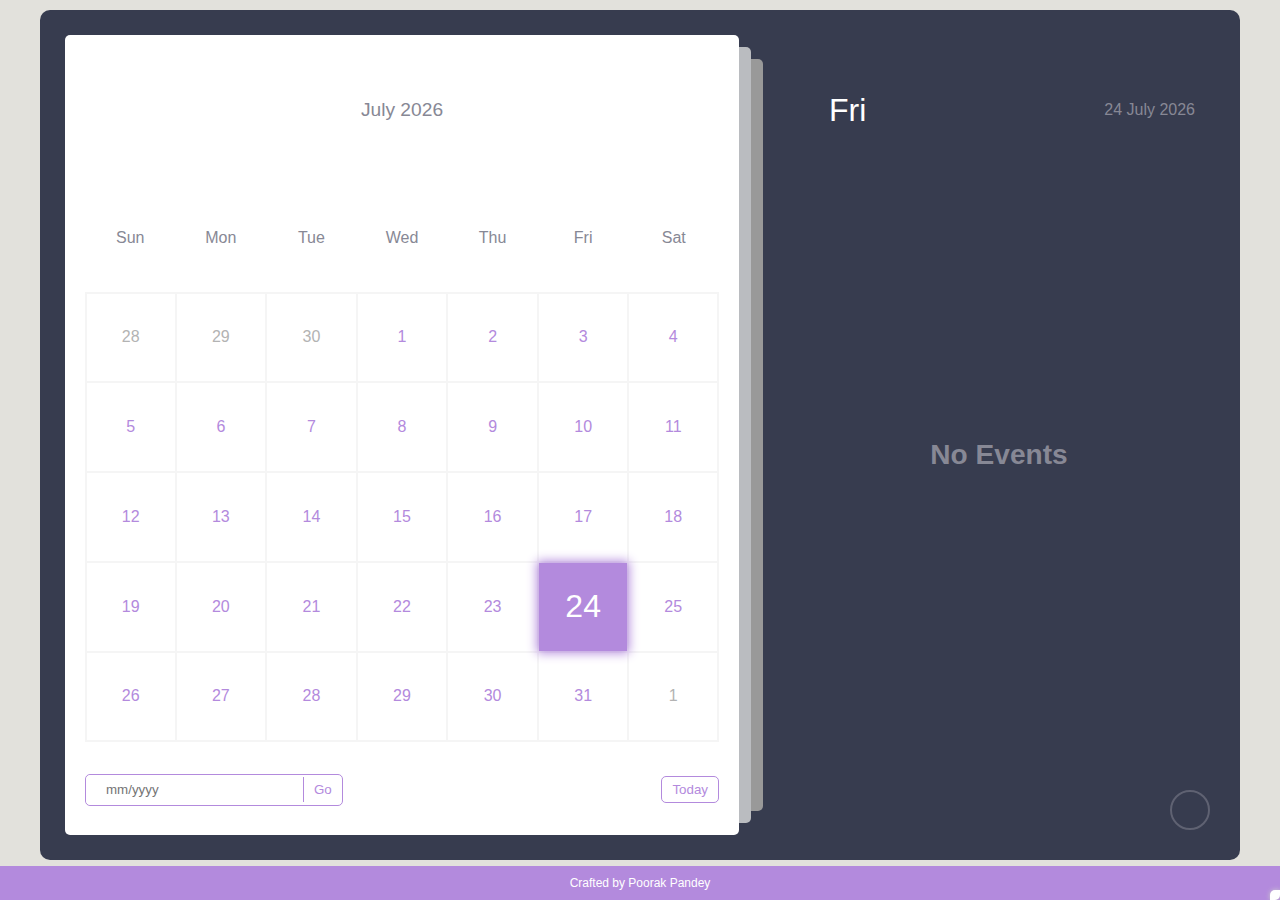
<file: Calender/Responsive-Calendar-with-Events-main/index.html>
<!DOCTYPE html>
<html lang="en">
  <head>
    <meta charset="UTF-8" />
    <meta http-equiv="X-UA-Compatible" content="IE=edge" />
    <meta name="viewport" content="width=device-width, initial-scale=1.0" />
    <meta
      name="description"
      content="Stay organized with our user-friendly Calendar featuring events, reminders, and a customizable interface. Built with HTML, CSS, and JavaScript. Start scheduling today!"
    />
    <meta
      name="keywords"
      content="calendar, events, reminders, javascript, html, css, open source coding"
    />
    <link
      rel="stylesheet"
      href="https://cdnjs.cloudflare.com/ajax/libs/font-awesome/6.2.0/css/all.min.css"
      integrity="sha512-xh6O/CkQoPOWDdYTDqeRdPCVd1SpvCA9XXcUnZS2FmJNp1coAFzvtCN9BmamE+4aHK8yyUHUSCcJHgXloTyT2A=="
      crossorigin="anonymous"
      referrerpolicy="no-referrer"
    />
    <link rel="stylesheet" href="style.css" />
    <title>Calendar with Events</title>
  </head>
  <body>
    <div class="container">
      <div class="left">
        <div class="calendar">
          <div class="month">
            <i class="fas fa-angle-left prev"></i>
            <div class="date">december 2015</div>
            <i class="fas fa-angle-right next"></i>
          </div>
          <div class="weekdays">
            <div>Sun</div>
            <div>Mon</div>
            <div>Tue</div>
            <div>Wed</div>
            <div>Thu</div>
            <div>Fri</div>
            <div>Sat</div>
          </div>
          <div class="days"></div>
          <div class="goto-today">
            <div class="goto">
              <input type="text" placeholder="mm/yyyy" class="date-input" />
              <button class="goto-btn">Go</button>
            </div>
            <button class="today-btn">Today</button>
          </div>
        </div>
      </div>
      <div class="right">
        <div class="today-date">
          <div class="event-day">wed</div>
          <div class="event-date">12th december 2022</div>
        </div>
        <div class="events"></div>
        <div class="add-event-wrapper">
          <div class="add-event-header">
            <div class="title">Add Event</div>
            <i class="fas fa-times close"></i>
          </div>
          <div class="add-event-body">
            <div class="add-event-input">
              <input type="text" placeholder="Event Name" class="event-name" />
            </div>
            <div class="add-event-input">
              <input
                type="text"
                placeholder="Event Time From"
                class="event-time-from"
              />
            </div>
            <div class="add-event-input">
              <input
                type="text"
                placeholder="Event Time To"
                class="event-time-to"
              />
            </div>
          </div>
          <div class="add-event-footer">
            <button class="add-event-btn">Add Event</button>
          </div>
        </div>
      </div>
      <button class="add-event">
        <i class="fas fa-plus"></i>
      </button>
    </div>

    <div class="credits">
      <p>
        Crafted by Poorak Pandey
              </p>
    </div>

    <script src="script.js"></script>
  </body>
</html>
</file>
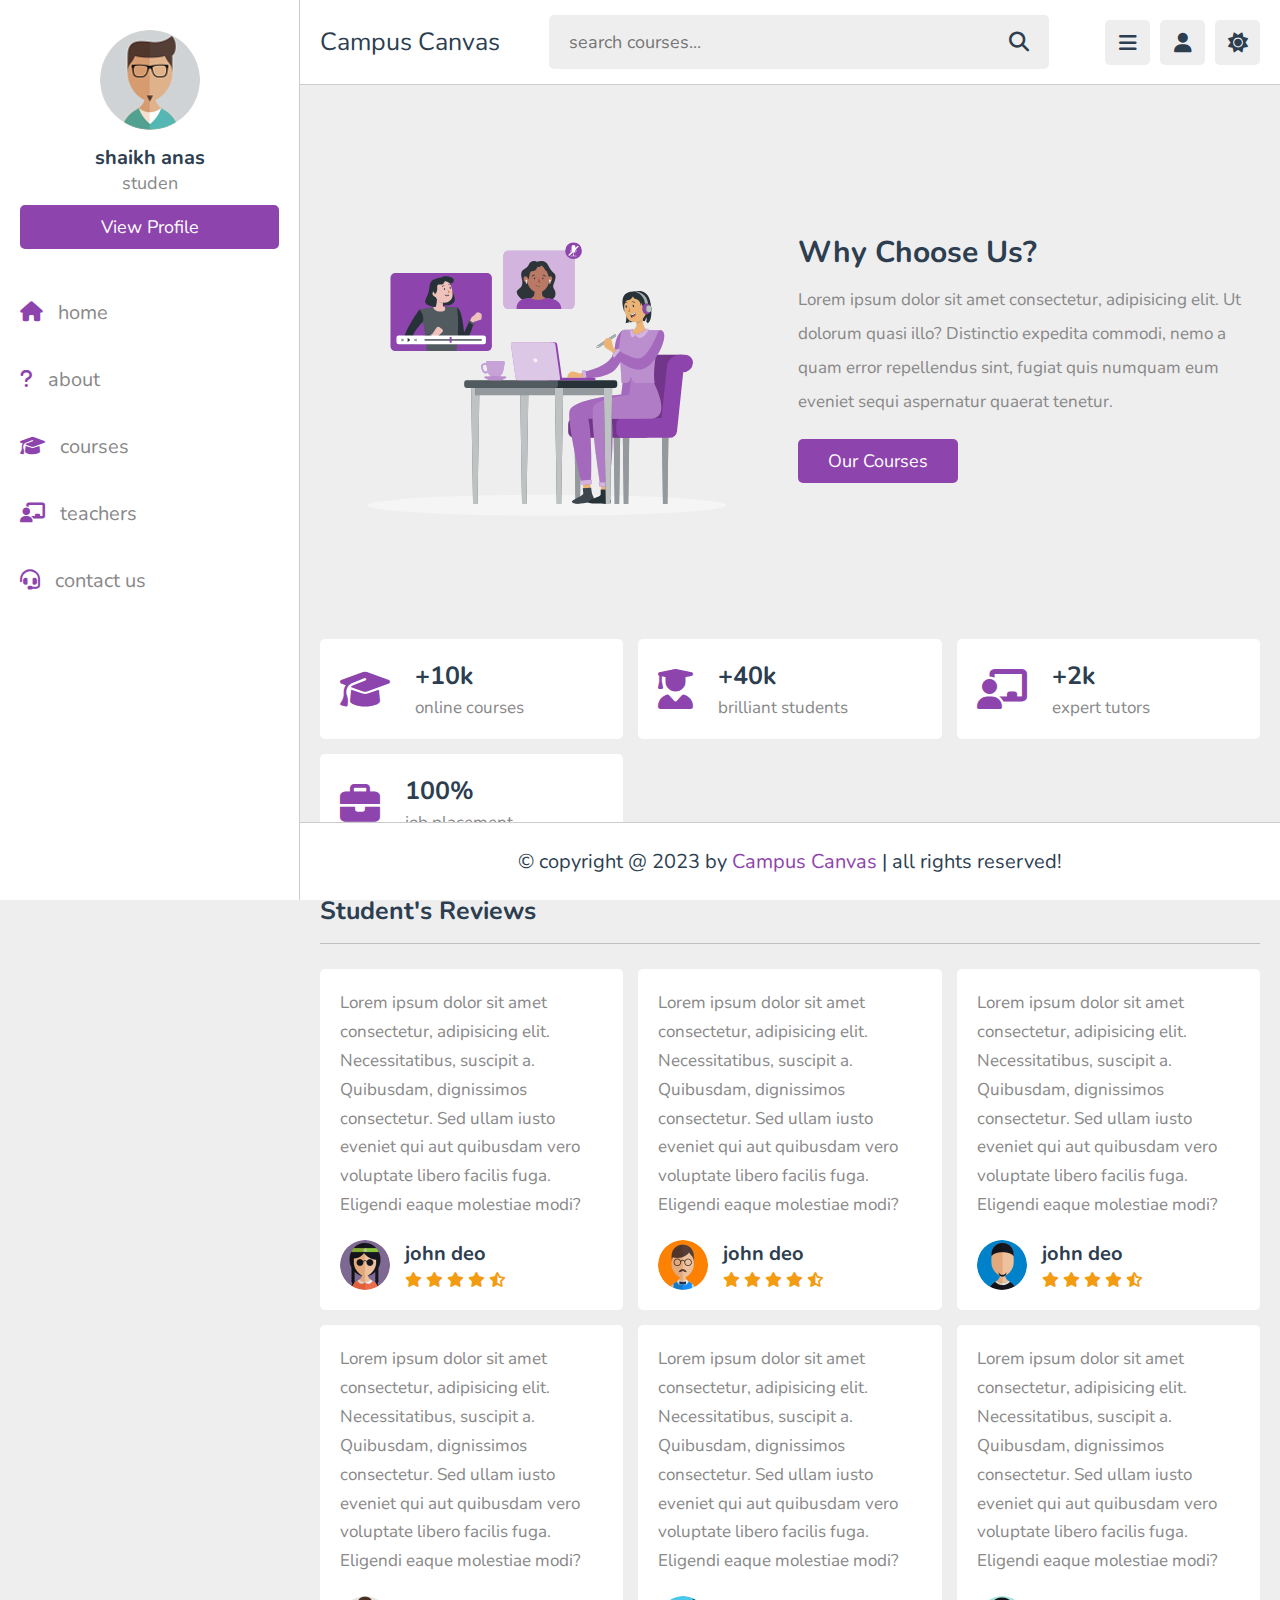
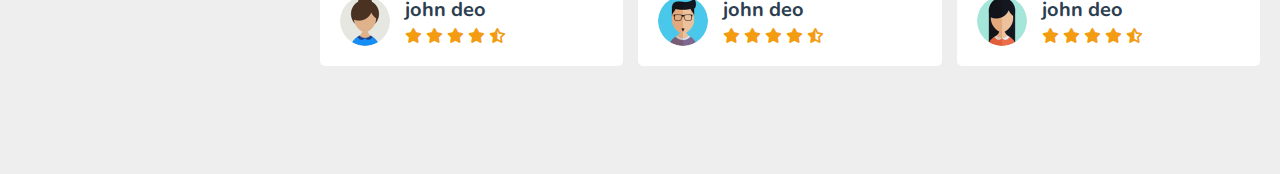
<file: www.campuscanvas.com/about.html>
<!DOCTYPE html>
<html lang="en">
<head>
   <meta charset="UTF-8">
   <meta http-equiv="X-UA-Compatible" content="IE=edge">
   <meta name="viewport" content="width=device-width, initial-scale=1.0">
   <title>about us</title>

   <!-- font awesome cdn link  -->
   <link rel="stylesheet" href="https://cdnjs.cloudflare.com/ajax/libs/font-awesome/6.1.2/css/all.min.css">

   <!-- custom css file link  -->
   <link rel="stylesheet" href="css/style.css">

</head>
<body>

<header class="header">
   
   <section class="flex">

      <a href="home.html" class="logo">Campus Canvas</a>

      <form action="search.html" method="post" class="search-form">
         <input type="text" name="search_box" required placeholder="search courses..." maxlength="100">
         <button type="submit" class="fas fa-search"></button>
      </form>

      <div class="icons">
         <div id="menu-btn" class="fas fa-bars"></div>
         <div id="search-btn" class="fas fa-search"></div>
         <div id="user-btn" class="fas fa-user"></div>
         <div id="toggle-btn" class="fas fa-sun"></div>
      </div>

      <div class="profile">
         <img src="images/pic-1.jpg" class="image" alt="">
         <h3 class="name">shaikh anas</h3>
         <p class="role">studen</p>
         <a href="profile.html" class="btn">view profile</a>
         <div class="flex-btn">
            <a href="login.html" class="option-btn">login</a>
            <a href="register.html" class="option-btn">register</a>
         </div>
      </div>

   </section>

</header>   

<div class="side-bar">

   <div id="close-btn">
      <i class="fas fa-times"></i>
   </div>

   <div class="profile">
      <img src="images/pic-1.jpg" class="image" alt="">
      <h3 class="name">shaikh anas</h3>
      <p class="role">studen</p>
      <a href="profile.html" class="btn">view profile</a>
   </div>

   <nav class="navbar">
      <a href="home.html"><i class="fas fa-home"></i><span>home</span></a>
      <a href="about.html"><i class="fas fa-question"></i><span>about</span></a>
      <a href="courses.html"><i class="fas fa-graduation-cap"></i><span>courses</span></a>
      <a href="teachers.html"><i class="fas fa-chalkboard-user"></i><span>teachers</span></a>
      <a href="contact.html"><i class="fas fa-headset"></i><span>contact us</span></a>
   </nav>

</div>

<section class="about">

   <div class="row">

      <div class="image">
         <img src="images/about-img.svg" alt="">
      </div>

      <div class="content">
         <h3>why choose us?</h3>
         <p>Lorem ipsum dolor sit amet consectetur, adipisicing elit. Ut dolorum quasi illo? Distinctio expedita commodi, nemo a quam error repellendus sint, fugiat quis numquam eum eveniet sequi aspernatur quaerat tenetur.</p>
         <a href="courses.html" class="inline-btn">our courses</a>
      </div>

   </div>

   <div class="box-container">

      <div class="box">
         <i class="fas fa-graduation-cap"></i>
         <div>
            <h3>+10k</h3>
            <p>online courses</p>
         </div>
      </div>

      <div class="box">
         <i class="fas fa-user-graduate"></i>
         <div>
            <h3>+40k</h3>
            <p>brilliant students</p>
         </div>
      </div>

      <div class="box">
         <i class="fas fa-chalkboard-user"></i>
         <div>
            <h3>+2k</h3>
            <p>expert tutors</p>
         </div>
      </div>

      <div class="box">
         <i class="fas fa-briefcase"></i>
         <div>
            <h3>100%</h3>
            <p>job placement</p>
         </div>
      </div>

   </div>

</section> 

<section class="reviews">

   <h1 class="heading">student's reviews</h1>

   <div class="box-container">

      <div class="box">
         <p>Lorem ipsum dolor sit amet consectetur, adipisicing elit. Necessitatibus, suscipit a. Quibusdam, dignissimos consectetur. Sed ullam iusto eveniet qui aut quibusdam vero voluptate libero facilis fuga. Eligendi eaque molestiae modi?</p>
         <div class="student">
            <img src="images/pic-2.jpg" alt="">
            <div>
               <h3>john deo</h3>
               <div class="stars">
                  <i class="fas fa-star"></i>
                  <i class="fas fa-star"></i>
                  <i class="fas fa-star"></i>
                  <i class="fas fa-star"></i>
                  <i class="fas fa-star-half-alt"></i>
               </div>
            </div>
         </div>
      </div>

      <div class="box">
         <p>Lorem ipsum dolor sit amet consectetur, adipisicing elit. Necessitatibus, suscipit a. Quibusdam, dignissimos consectetur. Sed ullam iusto eveniet qui aut quibusdam vero voluptate libero facilis fuga. Eligendi eaque molestiae modi?</p>
         <div class="student">
            <img src="images/pic-3.jpg" alt="">
            <div>
               <h3>john deo</h3>
               <div class="stars">
                  <i class="fas fa-star"></i>
                  <i class="fas fa-star"></i>
                  <i class="fas fa-star"></i>
                  <i class="fas fa-star"></i>
                  <i class="fas fa-star-half-alt"></i>
               </div>
            </div>
         </div>
      </div>

      <div class="box">
         <p>Lorem ipsum dolor sit amet consectetur, adipisicing elit. Necessitatibus, suscipit a. Quibusdam, dignissimos consectetur. Sed ullam iusto eveniet qui aut quibusdam vero voluptate libero facilis fuga. Eligendi eaque molestiae modi?</p>
         <div class="student">
            <img src="images/pic-4.jpg" alt="">
            <div>
               <h3>john deo</h3>
               <div class="stars">
                  <i class="fas fa-star"></i>
                  <i class="fas fa-star"></i>
                  <i class="fas fa-star"></i>
                  <i class="fas fa-star"></i>
                  <i class="fas fa-star-half-alt"></i>
               </div>
            </div>
         </div>
      </div>

      <div class="box">
         <p>Lorem ipsum dolor sit amet consectetur, adipisicing elit. Necessitatibus, suscipit a. Quibusdam, dignissimos consectetur. Sed ullam iusto eveniet qui aut quibusdam vero voluptate libero facilis fuga. Eligendi eaque molestiae modi?</p>
         <div class="student">
            <img src="images/pic-5.jpg" alt="">
            <div>
               <h3>john deo</h3>
               <div class="stars">
                  <i class="fas fa-star"></i>
                  <i class="fas fa-star"></i>
                  <i class="fas fa-star"></i>
                  <i class="fas fa-star"></i>
                  <i class="fas fa-star-half-alt"></i>
               </div>
            </div>
         </div>
      </div>

      <div class="box">
         <p>Lorem ipsum dolor sit amet consectetur, adipisicing elit. Necessitatibus, suscipit a. Quibusdam, dignissimos consectetur. Sed ullam iusto eveniet qui aut quibusdam vero voluptate libero facilis fuga. Eligendi eaque molestiae modi?</p>
         <div class="student">
            <img src="images/pic-6.jpg" alt="">
            <div>
               <h3>john deo</h3>
               <div class="stars">
                  <i class="fas fa-star"></i>
                  <i class="fas fa-star"></i>
                  <i class="fas fa-star"></i>
                  <i class="fas fa-star"></i>
                  <i class="fas fa-star-half-alt"></i>
               </div>
            </div>
         </div>
      </div>

      <div class="box">
         <p>Lorem ipsum dolor sit amet consectetur, adipisicing elit. Necessitatibus, suscipit a. Quibusdam, dignissimos consectetur. Sed ullam iusto eveniet qui aut quibusdam vero voluptate libero facilis fuga. Eligendi eaque molestiae modi?</p>
         <div class="student">
            <img src="images/pic-7.jpg" alt="">
            <div>
               <h3>john deo</h3>
               <div class="stars">
                  <i class="fas fa-star"></i>
                  <i class="fas fa-star"></i>
                  <i class="fas fa-star"></i>
                  <i class="fas fa-star"></i>
                  <i class="fas fa-star-half-alt"></i>
               </div>
            </div>
         </div>
      </div>

   </div>

</section>













<footer class="footer">

   &copy; copyright @ 2023 by <span>Campus Canvas</span> | all rights reserved!

</footer>

<!-- custom js file link  -->
<script src="js/script.js"></script>

   
</body>
</html>
</file>
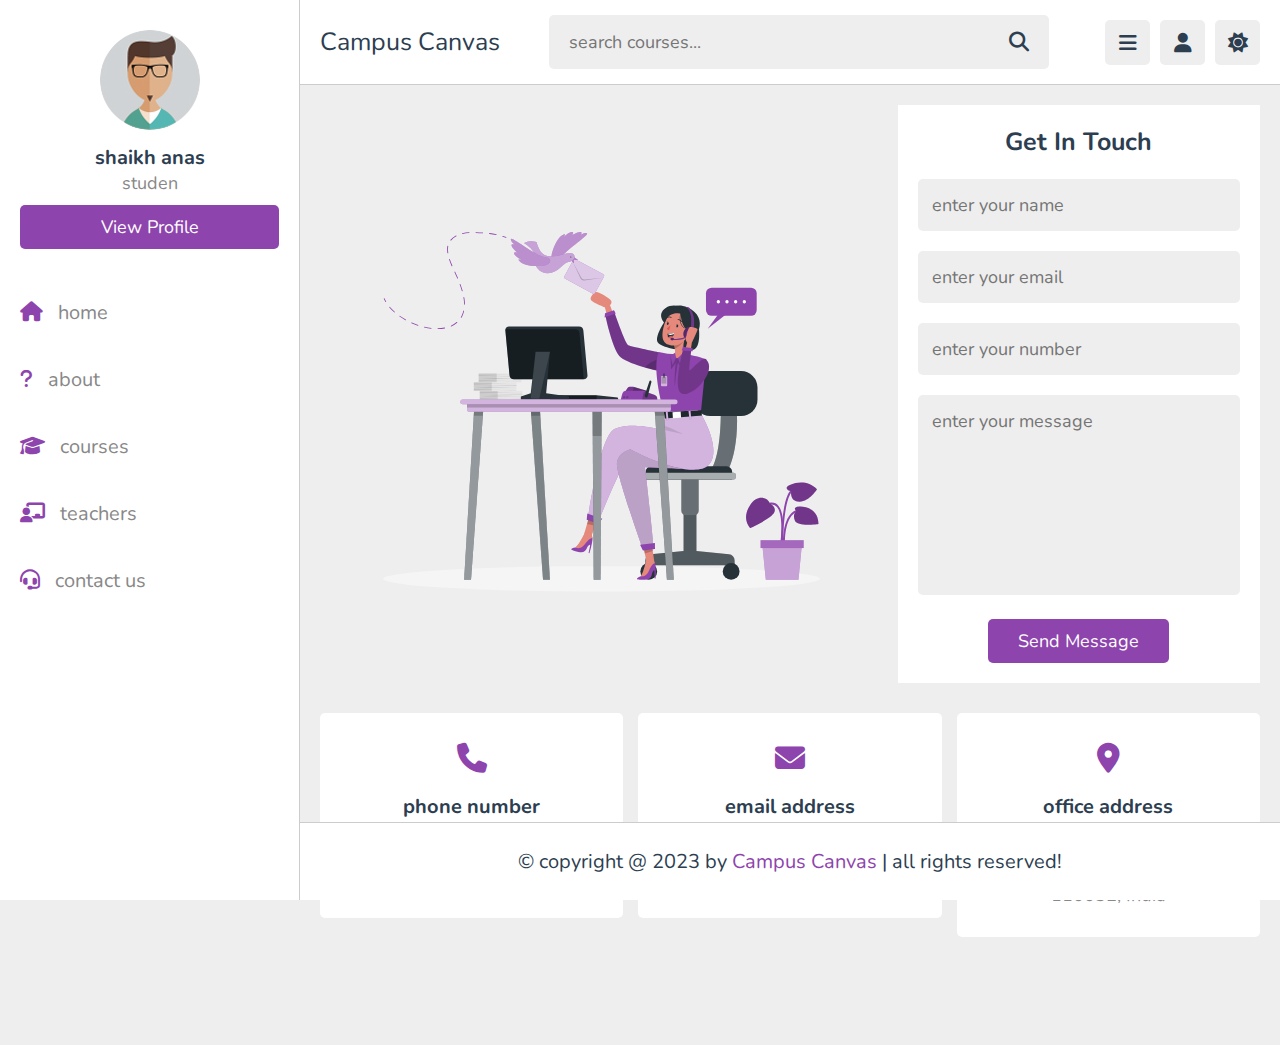
<file: www.campuscanvas.com/contact.html>
<!DOCTYPE html>
<html lang="en">
<head>
   <meta charset="UTF-8">
   <meta http-equiv="X-UA-Compatible" content="IE=edge">
   <meta name="viewport" content="width=device-width, initial-scale=1.0">
   <title>contact us</title>

   <!-- font awesome cdn link  -->
   <link rel="stylesheet" href="https://cdnjs.cloudflare.com/ajax/libs/font-awesome/6.1.2/css/all.min.css">

   <!-- custom css file link  -->
   <link rel="stylesheet" href="css/style.css">

</head>
<body>

<header class="header">
   
   <section class="flex">

      <a href="home.html" class="logo">Campus Canvas</a>

      <form action="search.html" method="post" class="search-form">
         <input type="text" name="search_box" required placeholder="search courses..." maxlength="100">
         <button type="submit" class="fas fa-search"></button>
      </form>

      <div class="icons">
         <div id="menu-btn" class="fas fa-bars"></div>
         <div id="search-btn" class="fas fa-search"></div>
         <div id="user-btn" class="fas fa-user"></div>
         <div id="toggle-btn" class="fas fa-sun"></div>
      </div>

      <div class="profile">
         <img src="images/pic-1.jpg" class="image" alt="">
         <h3 class="name">shaikh anas</h3>
         <p class="role">studen</p>
         <a href="profile.html" class="btn">view profile</a>
         <div class="flex-btn">
            <a href="login.html" class="option-btn">login</a>
            <a href="register.html" class="option-btn">register</a>
         </div>
      </div>

   </section>

</header>   

<div class="side-bar">

   <div id="close-btn">
      <i class="fas fa-times"></i>
   </div>

   <div class="profile">
      <img src="images/pic-1.jpg" class="image" alt="">
      <h3 class="name">shaikh anas</h3>
      <p class="role">studen</p>
      <a href="profile.html" class="btn">view profile</a>
   </div>

   <nav class="navbar">
      <a href="home.html"><i class="fas fa-home"></i><span>home</span></a>
      <a href="about.html"><i class="fas fa-question"></i><span>about</span></a>
      <a href="courses.html"><i class="fas fa-graduation-cap"></i><span>courses</span></a>
      <a href="teachers.html"><i class="fas fa-chalkboard-user"></i><span>teachers</span></a>
      <a href="contact.html"><i class="fas fa-headset"></i><span>contact us</span></a>
   </nav>

</div>

<section class="contact">

   <div class="row">

      <div class="image">
         <img src="images/contact-img.svg" alt="">
      </div>

      <form action="" method="post">
         <h3>get in touch</h3>
         <input type="text" placeholder="enter your name" name="name" required maxlength="50" class="box">
         <input type="email" placeholder="enter your email" name="email" required maxlength="50" class="box">
         <input type="number" placeholder="enter your number" name="number" required maxlength="50" class="box">
         <textarea name="msg" class="box" placeholder="enter your message" required maxlength="1000" cols="30" rows="10"></textarea>
         <input type="submit" value="send message" class="inline-btn" name="submit">
      </form>

   </div>

   <div class="box-container">

      <div class="box">
         <i class="fas fa-phone"></i>
         <h3>phone number</h3>
         <a href="tel:9953235733">9953235733</a>
         <a href="tel:9953235733">9953235733</a>
      </div>
      
      <div class="box">
         <i class="fas fa-envelope"></i>
         <h3>email address</h3>
         <a href="mailto:CampusCanvas@gmail.com">CampusCanvas@gmail.com</a>
         <a href="mailto:CampusCanvasOfficial@gmail.com">CampusCanvasOfficial@gmail.com</a>
      </div>

      <div class="box">
         <i class="fas fa-map-marker-alt"></i>
         <h3>office address</h3>
         <a href="#">1423/4 Street Number-2 Bhola Nath Nagar Delhi 110032, India</a>
      </div>

   </div>

</section>














<footer class="footer">

   &copy; copyright @ 2023 by <span>Campus Canvas</span> | all rights reserved!

</footer>

<!-- custom js file link  -->
<script src="js/script.js"></script>

   
</body>
</html>
</file>
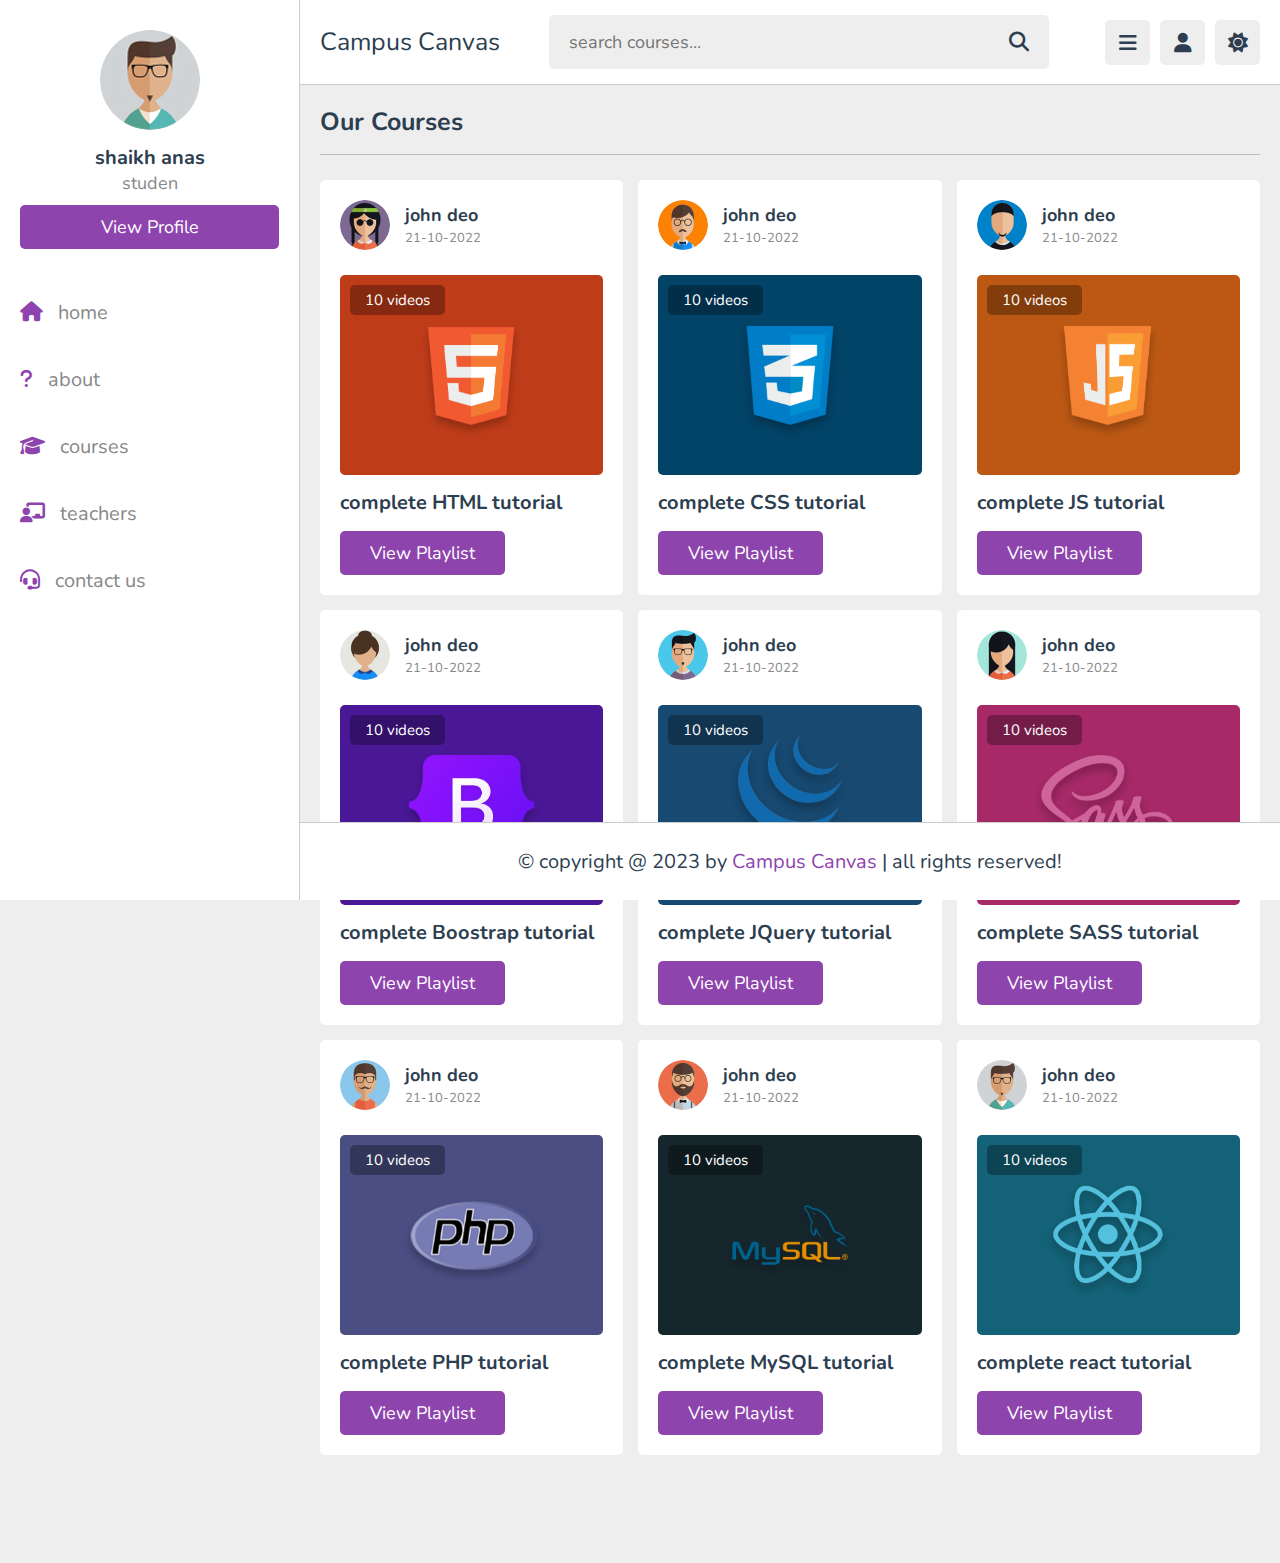
<file: www.campuscanvas.com/courses.html>
<!DOCTYPE html>
<html lang="en">
<head>
   <meta charset="UTF-8">
   <meta http-equiv="X-UA-Compatible" content="IE=edge">
   <meta name="viewport" content="width=device-width, initial-scale=1.0">
   <title>courses</title>

   <!-- font awesome cdn link  -->
   <link rel="stylesheet" href="https://cdnjs.cloudflare.com/ajax/libs/font-awesome/6.1.2/css/all.min.css">

   <!-- custom css file link  -->
   <link rel="stylesheet" href="css/style.css">

</head>
<body>

<header class="header">
   
   <section class="flex">

      <a href="home.html" class="logo">Campus Canvas</a>

      <form action="search.html" method="post" class="search-form">
         <input type="text" name="search_box" required placeholder="search courses..." maxlength="100">
         <button type="submit" class="fas fa-search"></button>
      </form>

      <div class="icons">
         <div id="menu-btn" class="fas fa-bars"></div>
         <div id="search-btn" class="fas fa-search"></div>
         <div id="user-btn" class="fas fa-user"></div>
         <div id="toggle-btn" class="fas fa-sun"></div>
      </div>

      <div class="profile">
         <img src="images/pic-1.jpg" class="image" alt="">
         <h3 class="name">shaikh anas</h3>
         <p class="role">studen</p>
         <a href="profile.html" class="btn">view profile</a>
         <div class="flex-btn">
            <a href="login.html" class="option-btn">login</a>
            <a href="register.html" class="option-btn">register</a>
         </div>
      </div>

   </section>

</header>   

<div class="side-bar">

   <div id="close-btn">
      <i class="fas fa-times"></i>
   </div>

   <div class="profile">
      <img src="images/pic-1.jpg" class="image" alt="">
      <h3 class="name">shaikh anas</h3>
      <p class="role">studen</p>
      <a href="profile.html" class="btn">view profile</a>
   </div>

   <nav class="navbar">
      <a href="home.html"><i class="fas fa-home"></i><span>home</span></a>
      <a href="about.html"><i class="fas fa-question"></i><span>about</span></a>
      <a href="courses.html"><i class="fas fa-graduation-cap"></i><span>courses</span></a>
      <a href="teachers.html"><i class="fas fa-chalkboard-user"></i><span>teachers</span></a>
      <a href="contact.html"><i class="fas fa-headset"></i><span>contact us</span></a>
   </nav>

</div>

<section class="courses">

   <h1 class="heading">our courses</h1>

   <div class="box-container">

      <div class="box">
         <div class="tutor">
            <img src="images/pic-2.jpg" alt="">
            <div class="info">
               <h3>john deo</h3>
               <span>21-10-2022</span>
            </div>
         </div>
         <div class="thumb">
            <img src="images/thumb-1.png" alt="">
            <span>10 videos</span>
         </div>
         <h3 class="title">complete HTML tutorial</h3>
         <a href="playlist.html" class="inline-btn">view playlist</a>
      </div>

      <div class="box">
         <div class="tutor">
            <img src="images/pic-3.jpg" alt="">
            <div class="info">
               <h3>john deo</h3>
               <span>21-10-2022</span>
            </div>
         </div>
         <div class="thumb">
            <img src="images/thumb-2.png" alt="">
            <span>10 videos</span>
         </div>
         <h3 class="title">complete CSS tutorial</h3>
         <a href="playlist.html" class="inline-btn">view playlist</a>
      </div>

      <div class="box">
         <div class="tutor">
            <img src="images/pic-4.jpg" alt="">
            <div class="info">
               <h3>john deo</h3>
               <span>21-10-2022</span>
            </div>
         </div>
         <div class="thumb">
            <img src="images/thumb-3.png" alt="">
            <span>10 videos</span>
         </div>
         <h3 class="title">complete JS tutorial</h3>
         <a href="playlist.html" class="inline-btn">view playlist</a>
      </div>

      <div class="box">
         <div class="tutor">
            <img src="images/pic-5.jpg" alt="">
            <div class="info">
               <h3>john deo</h3>
               <span>21-10-2022</span>
            </div>
         </div>
         <div class="thumb">
            <img src="images/thumb-4.png" alt="">
            <span>10 videos</span>
         </div>
         <h3 class="title">complete Boostrap tutorial</h3>
         <a href="playlist.html" class="inline-btn">view playlist</a>
      </div>

      <div class="box">
         <div class="tutor">
            <img src="images/pic-6.jpg" alt="">
            <div class="info">
               <h3>john deo</h3>
               <span>21-10-2022</span>
            </div>
         </div>
         <div class="thumb">
            <img src="images/thumb-5.png" alt="">
            <span>10 videos</span>
         </div>
         <h3 class="title">complete JQuery tutorial</h3>
         <a href="playlist.html" class="inline-btn">view playlist</a>
      </div>

      <div class="box">
         <div class="tutor">
            <img src="images/pic-7.jpg" alt="">
            <div class="info">
               <h3>john deo</h3>
               <span>21-10-2022</span>
            </div>
         </div>
         <div class="thumb">
            <img src="images/thumb-6.png" alt="">
            <span>10 videos</span>
         </div>
         <h3 class="title">complete SASS tutorial</h3>
         <a href="playlist.html" class="inline-btn">view playlist</a>
      </div>

      <div class="box">
         <div class="tutor">
            <img src="images/pic-8.jpg" alt="">
            <div class="info">
               <h3>john deo</h3>
               <span>21-10-2022</span>
            </div>
         </div>
         <div class="thumb">
            <img src="images/thumb-7.png" alt="">
            <span>10 videos</span>
         </div>
         <h3 class="title">complete PHP tutorial</h3>
         <a href="playlist.html" class="inline-btn">view playlist</a>
      </div>

      <div class="box">
         <div class="tutor">
            <img src="images/pic-9.jpg" alt="">
            <div class="info">
               <h3>john deo</h3>
               <span>21-10-2022</span>
            </div>
         </div>
         <div class="thumb">
            <img src="images/thumb-8.png" alt="">
            <span>10 videos</span>
         </div>
         <h3 class="title">complete MySQL tutorial</h3>
         <a href="playlist.html" class="inline-btn">view playlist</a>
      </div>

      <div class="box">
         <div class="tutor">
            <img src="images/pic-1.jpg" alt="">
            <div class="info">
               <h3>john deo</h3>
               <span>21-10-2022</span>
            </div>
         </div>
         <div class="thumb">
            <img src="images/thumb-9.png" alt="">
            <span>10 videos</span>
         </div>
         <h3 class="title">complete react tutorial</h3>
         <a href="playlist.html" class="inline-btn">view playlist</a>
      </div>

   </div>

</section>














<footer class="footer">

   &copy; copyright @ 2023 by <span>Campus Canvas</span> | all rights reserved!

</footer>

<!-- custom js file link  -->
<script src="js/script.js"></script>

   
</body>
</html>
</file>
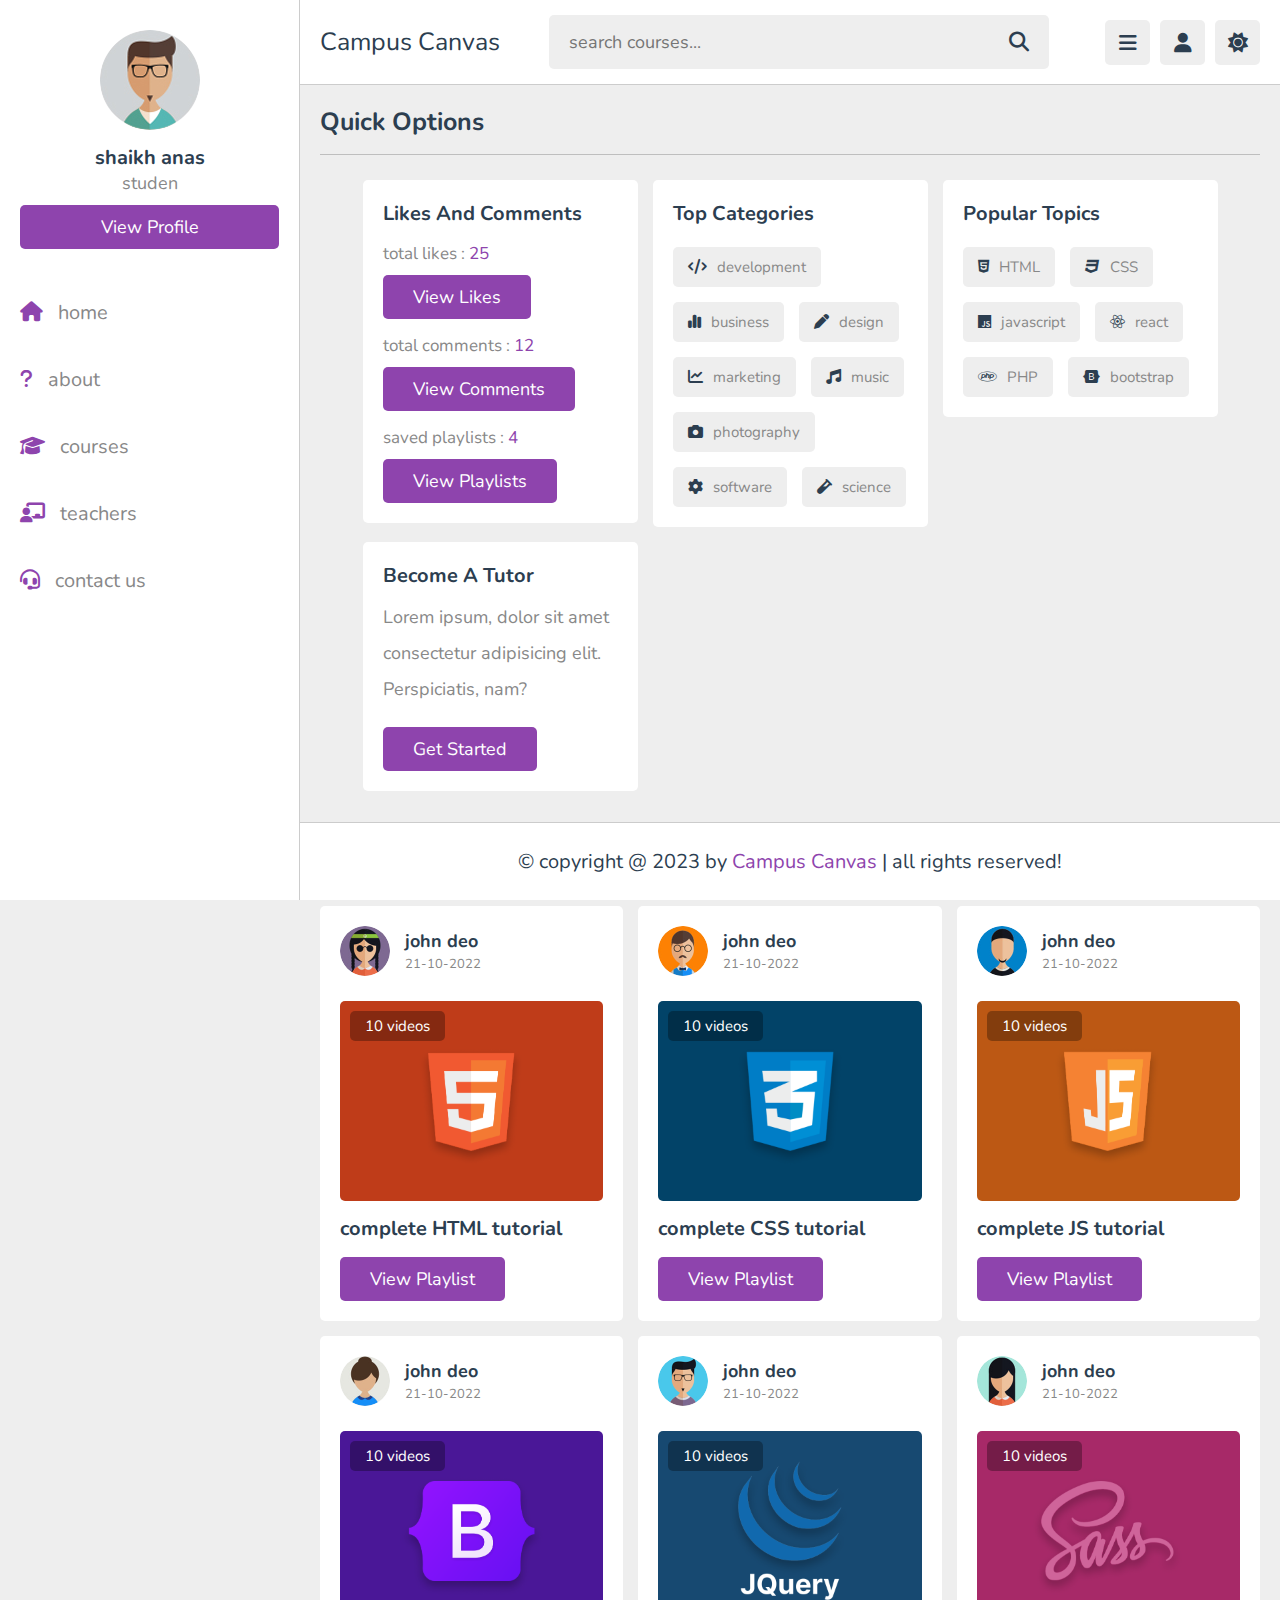
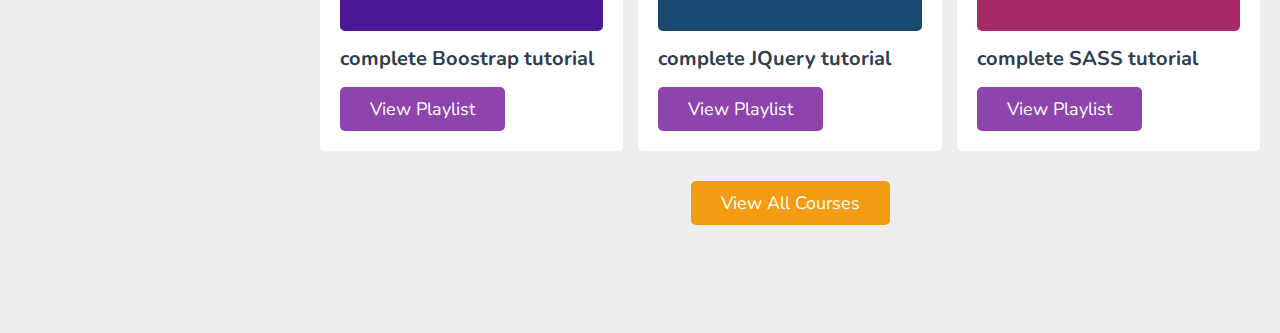
<file: www.campuscanvas.com/home.html>
<!DOCTYPE html>
<html lang="en">
<head>
   <meta charset="UTF-8">
   <meta http-equiv="X-UA-Compatible" content="IE=edge">
   <meta name="viewport" content="width=device-width, initial-scale=1.0">
   <title>home</title>

   <!-- font awesome cdn link  -->
   <link rel="stylesheet" href="https://cdnjs.cloudflare.com/ajax/libs/font-awesome/6.1.2/css/all.min.css">

   <!-- custom css file link  -->
   <link rel="stylesheet" href="css/style.css">

</head>
<body>

<header class="header">
   
   <section class="flex">

      <a href="home.html" class="logo">Campus Canvas</a>

      <form action="search.html" method="post" class="search-form">
         <input type="text" name="search_box" required placeholder="search courses..." maxlength="100">
         <button type="submit" class="fas fa-search"></button>
      </form>

      <div class="icons">
         <div id="menu-btn" class="fas fa-bars"></div>
         <div id="search-btn" class="fas fa-search"></div>
         <div id="user-btn" class="fas fa-user"></div>
         <div id="toggle-btn" class="fas fa-sun"></div>
      </div>

      <div class="profile">
         <img src="images/pic-1.jpg" class="image" alt="">
         <h3 class="name">shaikh anas</h3>
         <p class="role">studen</p>
         <a href="profile.html" class="btn">view profile</a>
         <div class="flex-btn">
            <a href="login.html" class="option-btn">login</a>
            <a href="register.html" class="option-btn">register</a>
         </div>
      </div>

   </section>

</header>   

<div class="side-bar">

   <div id="close-btn">
      <i class="fas fa-times"></i>
   </div>

   <div class="profile">
      <img src="images/pic-1.jpg" class="image" alt="">
      <h3 class="name">shaikh anas</h3>
      <p class="role">studen</p>
      <a href="profile.html" class="btn">view profile</a>
   </div>

   <nav class="navbar">
      <a href="home.html"><i class="fas fa-home"></i><span>home</span></a>
      <a href="about.html"><i class="fas fa-question"></i><span>about</span></a>
      <a href="courses.html"><i class="fas fa-graduation-cap"></i><span>courses</span></a>
      <a href="teachers.html"><i class="fas fa-chalkboard-user"></i><span>teachers</span></a>
      <a href="contact.html"><i class="fas fa-headset"></i><span>contact us</span></a>
   </nav>

</div>

<section class="home-grid">

   <h1 class="heading">quick options</h1>

   <div class="box-container">

      <div class="box">
         <h3 class="title">likes and comments</h3>
         <p class="likes">total likes : <span>25</span></p>
         <a href="#" class="inline-btn">view likes</a>
         <p class="likes">total comments : <span>12</span></p>
         <a href="#" class="inline-btn">view comments</a>
         <p class="likes">saved playlists : <span>4</span></p>
         <a href="#" class="inline-btn">view playlists</a>
      </div>

      <div class="box">
         <h3 class="title">top categories</h3>
         <div class="flex">
            <a href="#"><i class="fas fa-code"></i><span>development</span></a>
            <a href="#"><i class="fas fa-chart-simple"></i><span>business</span></a>
            <a href="#"><i class="fas fa-pen"></i><span>design</span></a>
            <a href="#"><i class="fas fa-chart-line"></i><span>marketing</span></a>
            <a href="#"><i class="fas fa-music"></i><span>music</span></a>
            <a href="#"><i class="fas fa-camera"></i><span>photography</span></a>
            <a href="#"><i class="fas fa-cog"></i><span>software</span></a>
            <a href="#"><i class="fas fa-vial"></i><span>science</span></a>
         </div>
      </div>

      <div class="box">
         <h3 class="title">popular topics</h3>
         <div class="flex">
            <a href="#"><i class="fab fa-html5"></i><span>HTML</span></a>
            <a href="#"><i class="fab fa-css3"></i><span>CSS</span></a>
            <a href="#"><i class="fab fa-js"></i><span>javascript</span></a>
            <a href="#"><i class="fab fa-react"></i><span>react</span></a>
            <a href="#"><i class="fab fa-php"></i><span>PHP</span></a>
            <a href="#"><i class="fab fa-bootstrap"></i><span>bootstrap</span></a>
         </div>
      </div>

      <div class="box">
         <h3 class="title">become a tutor</h3>
         <p class="tutor">Lorem ipsum, dolor sit amet consectetur adipisicing elit. Perspiciatis, nam?</p>
         <a href="teachers.html" class="inline-btn">get started</a>
      </div>

   </div>

</section>



<section class="courses">

   <h1 class="heading">our courses</h1>

   <div class="box-container">

      <div class="box">
         <div class="tutor">
            <img src="images/pic-2.jpg" alt="">
            <div class="info">
               <h3>john deo</h3>
               <span>21-10-2022</span>
            </div>
         </div>
         <div class="thumb">
            <img src="images/thumb-1.png" alt="">
            <span>10 videos</span>
         </div>
         <h3 class="title">complete HTML tutorial</h3>
         <a href="playlist.html" class="inline-btn">view playlist</a>
      </div>

      <div class="box">
         <div class="tutor">
            <img src="images/pic-3.jpg" alt="">
            <div class="info">
               <h3>john deo</h3>
               <span>21-10-2022</span>
            </div>
         </div>
         <div class="thumb">
            <img src="images/thumb-2.png" alt="">
            <span>10 videos</span>
         </div>
         <h3 class="title">complete CSS tutorial</h3>
         <a href="playlist.html" class="inline-btn">view playlist</a>
      </div>

      <div class="box">
         <div class="tutor">
            <img src="images/pic-4.jpg" alt="">
            <div class="info">
               <h3>john deo</h3>
               <span>21-10-2022</span>
            </div>
         </div>
         <div class="thumb">
            <img src="images/thumb-3.png" alt="">
            <span>10 videos</span>
         </div>
         <h3 class="title">complete JS tutorial</h3>
         <a href="playlist.html" class="inline-btn">view playlist</a>
      </div>

      <div class="box">
         <div class="tutor">
            <img src="images/pic-5.jpg" alt="">
            <div class="info">
               <h3>john deo</h3>
               <span>21-10-2022</span>
            </div>
         </div>
         <div class="thumb">
            <img src="images/thumb-4.png" alt="">
            <span>10 videos</span>
         </div>
         <h3 class="title">complete Boostrap tutorial</h3>
         <a href="playlist.html" class="inline-btn">view playlist</a>
      </div>

      <div class="box">
         <div class="tutor">
            <img src="images/pic-6.jpg" alt="">
            <div class="info">
               <h3>john deo</h3>
               <span>21-10-2022</span>
            </div>
         </div>
         <div class="thumb">
            <img src="images/thumb-5.png" alt="">
            <span>10 videos</span>
         </div>
         <h3 class="title">complete JQuery tutorial</h3>
         <a href="playlist.html" class="inline-btn">view playlist</a>
      </div>

      <div class="box">
         <div class="tutor">
            <img src="images/pic-7.jpg" alt="">
            <div class="info">
               <h3>john deo</h3>
               <span>21-10-2022</span>
            </div>
         </div>
         <div class="thumb">
            <img src="images/thumb-6.png" alt="">
            <span>10 videos</span>
         </div>
         <h3 class="title">complete SASS tutorial</h3>
         <a href="playlist.html" class="inline-btn">view playlist</a>
      </div>

   </div>

   <div class="more-btn">
      <a href="courses.html" class="inline-option-btn">view all courses</a>
   </div>

</section>















<footer class="footer">

   &copy; copyright @ 2023 by <span>Campus Canvas</span> | all rights reserved!

</footer>

<!-- custom js file link  -->
<script src="js/script.js"></script>

   
</body>
</html>
</file>
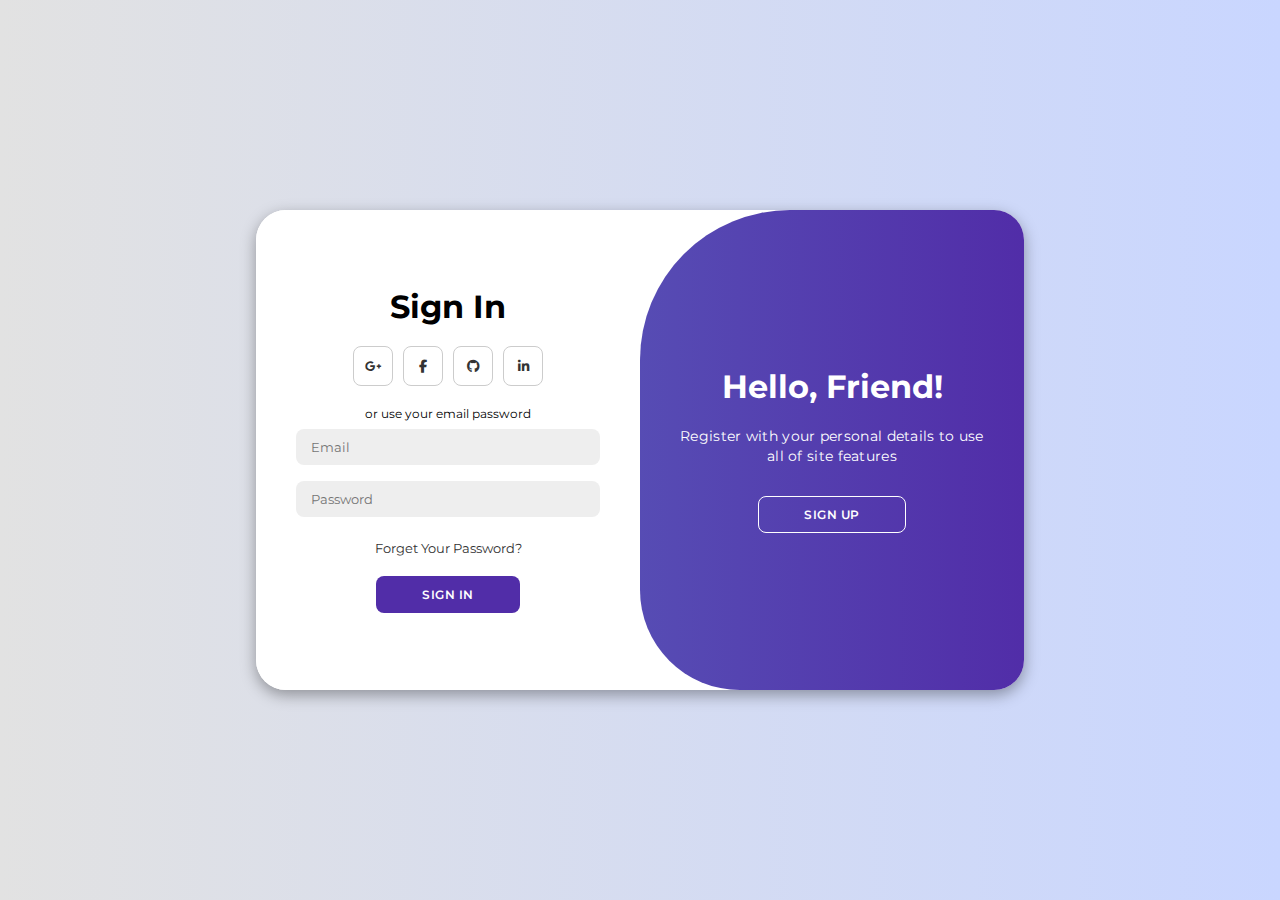
<file: Campus Canvas Login Page/Campus Canvas Login Page/login.html>
<!DOCTYPE html>
<html lang="en">

<head>
    <meta charset="UTF-8">
    <meta name="viewport" content="width=device-width, initial-scale=1.0">
    <link rel="stylesheet" href="https://cdnjs.cloudflare.com/ajax/libs/font-awesome/6.4.2/css/all.min.css">
    <link rel="stylesheet" href="style.css">
    <title>Campus Canvas Login Page | Tech Titans</title>
</head>

<body>

    <div class="container" id="container">
        <div class="form-container sign-up">
            <form>
                <h1>Create Account</h1>
                <div class="social-icons">
                    <a href="#" class="icon"><i class="fa-brands fa-google-plus-g"></i></a>
                    <a href="#" class="icon"><i class="fa-brands fa-facebook-f"></i></a>
                    <a href="#" class="icon"><i class="fa-brands fa-github"></i></a>
                    <a href="#" class="icon"><i class="fa-brands fa-linkedin-in"></i></a>
                </div>
                <span>or use your email for registeration</span>
                <input type="text" placeholder="Name">
                <input type="email" placeholder="Email">
                <input type="password" placeholder="Password">
                <button>Sign Up</button>
            </form>
        </div>
        <div class="form-container sign-in">
            <form>
                <h1>Sign In</h1>
                <div class="social-icons">
                    <a href="#" class="icon"><i class="fa-brands fa-google-plus-g"></i></a>
                    <a href="#" class="icon"><i class="fa-brands fa-facebook-f"></i></a>
                    <a href="#" class="icon"><i class="fa-brands fa-github"></i></a>
                    <a href="#" class="icon"><i class="fa-brands fa-linkedin-in"></i></a>
                </div>
                <span>or use your email password</span>
                <input type="email" placeholder="Email">
                <input type="password" placeholder="Password">
                <a href="#">Forget Your Password?</a>
                <button>Sign In</button>
            </form>
        </div>
        <div class="toggle-container">
            <div class="toggle">
                <div class="toggle-panel toggle-left">
                    <h1>Welcome Back!</h1>
                    <p>Enter your personal details to use all of site features</p>
                    <button class="hidden" id="login">Sign In</button>
                </div>
                <div class="toggle-panel toggle-right">
                    <h1>Hello, Friend!</h1>
                    <p>Register with your personal details to use all of site features</p>
                    <button class="hidden" id="register">Sign Up</button>
                </div>
            </div>
        </div>
    </div>

    <script src="script.js"></script>
</body>

</html>
</file>
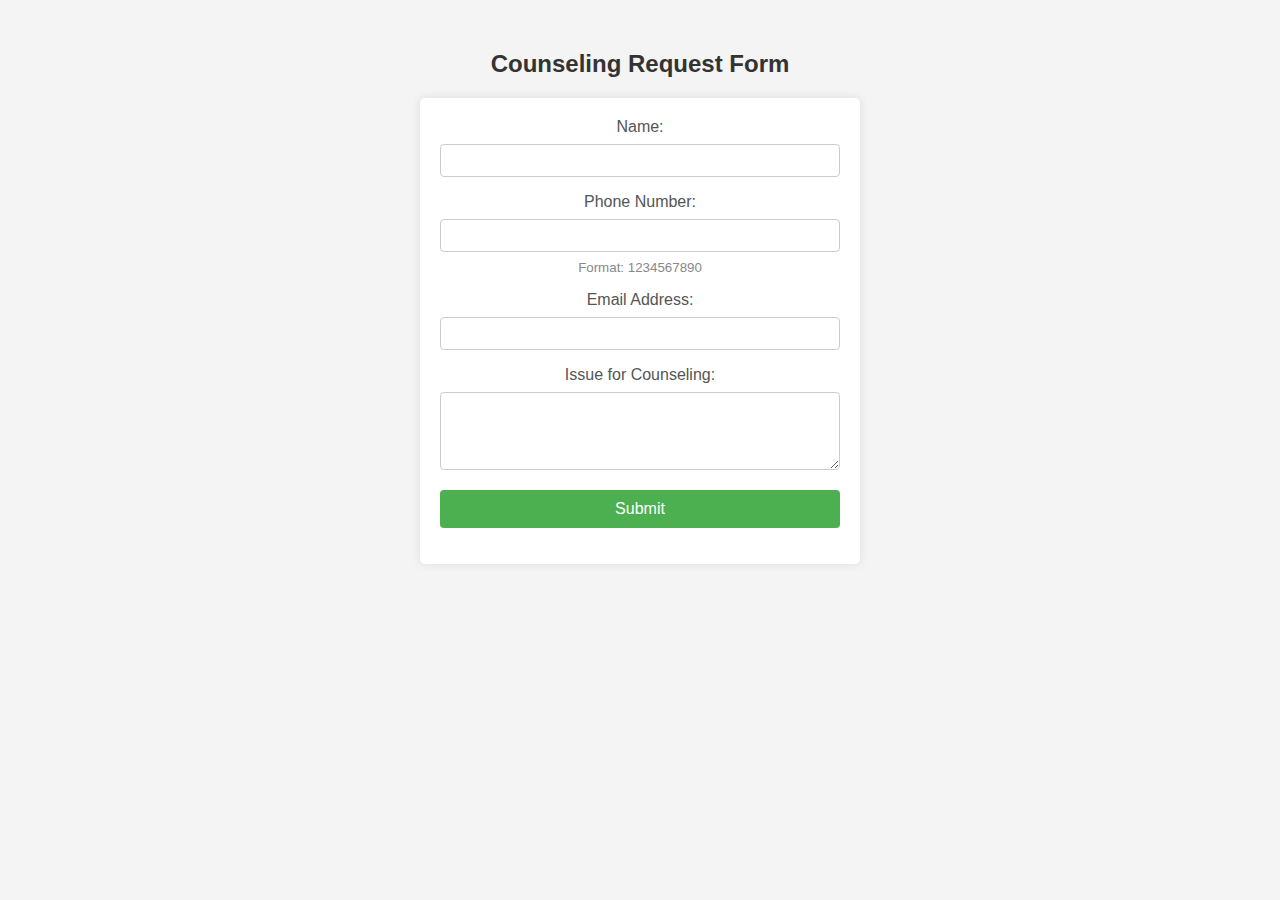
<file: coucelling/Counseling Request Form/request form.html>
<!DOCTYPE html>
<html lang="en">
<head>
  <meta charset="UTF-8">
  <meta name="viewport" content="width=device-width, initial-scale=1.0">
  <title>Counseling Request Form</title>
  <style>
    body {
      font-family: 'Arial', sans-serif;
      background-color: #f4f4f4;
      text-align: center;
      margin: 50px;
    }

    h2 {
      color: #333;
    }

    form {
      max-width: 400px;
      margin: 0 auto;
      background-color: #fff;
      padding: 20px;
      border-radius: 5px;
      box-shadow: 0 0 10px rgba(0, 0, 0, 0.1);
    }

    label {
      display: block;
      margin-bottom: 8px;
      color: #555;
    }

    input, textarea {
      width: 100%;
      padding: 8px;
      margin-bottom: 16px;
      box-sizing: border-box;
      border: 1px solid #ccc;
      border-radius: 4px;
    }

    small {
      display: block;
      color: #888;
      margin-top: -8px;
      margin-bottom: 16px;
    }

    input[type="submit"] {
      background-color: #4caf50;
      color: white;
      padding: 10px 15px;
      border: none;
      border-radius: 4px;
      cursor: pointer;
      font-size: 16px;
    }

    input[type="submit"]:hover {
      background-color: #45a049;
    }
  </style>
</head>
<body>

  <h2>Counseling Request Form</h2>

  <form action="/submit" method="post">
    <label for="name">Name:</label>
    <input type="text" id="name" name="name" required>

    <label for="phone">Phone Number:</label>
    <input type="tel" id="phone" name="phone" pattern="[0-9]{10}" required>
    <small>Format: 1234567890</small>

    <label for="email">Email Address:</label>
    <input type="email" id="email" name="email" required>

    <label for="issue">Issue for Counseling:</label>
    <textarea id="issue" name="issue" rows="4" required></textarea>

    <input type="submit" value="Submit">
  </form>

</body>
</html>
</file>
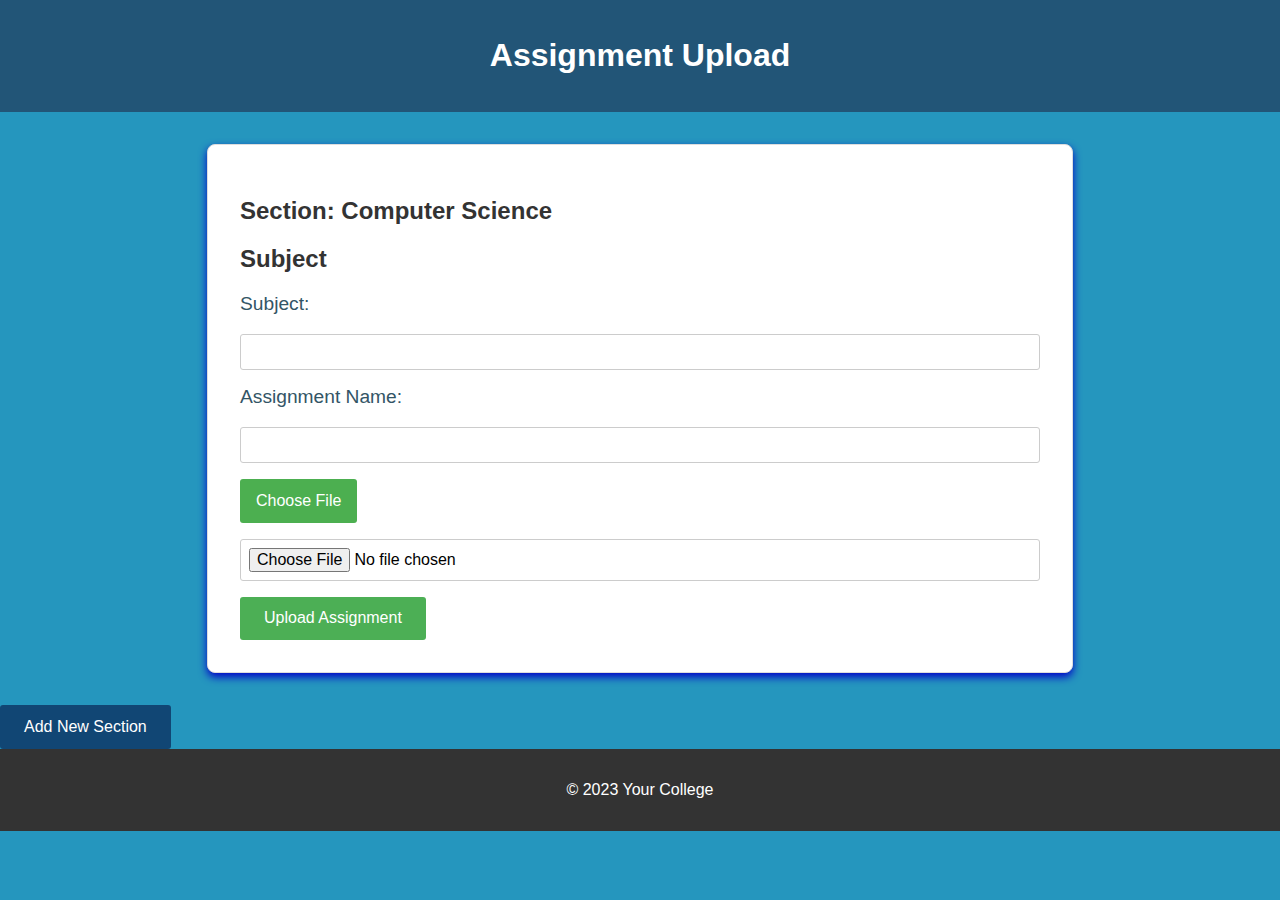
<file: www.campuscanvas.com/Assignments/Final.html>
<!DOCTYPE html>
<html lang="en">
<head>
    <meta charset="UTF-8">
    <meta name="viewport" content="width=device-width, initial-scale=1.0">
    <style>
        body {
            font-family: 'Segoe UI', Tahoma, Geneva, Verdana, sans-serif;
            margin: 0;
            padding: 0;
            background-color: rgb(37,150,190);
        }

        header {
            background-color: #257;
            color: #fff;
            padding: 1em;
            text-align: center;
        }

        .app-container {
            max-width: 800px;
            margin: 2em auto;
            padding: 2em;
            border-radius: 8px;
            box-shadow: 0 4px 8px rgba(0, 0, 200);
            background-color: #fff;
            border: 1px solid #ddd; /* Border style */
        }

        h2 {
            color: #333;
        }

        label {
            display: block;
            margin-bottom: 1em;
            font-size: 1.2em;
            color: #356;
        }

        input[type="text"],
        input[type="file"] {
            width: 100%;
            padding: 0.5em;
            margin-bottom: 1em;
            font-size: 1em;
            border: 1px solid #ccc;
            border-radius: 3px;
            box-sizing: border-box;
        }

        .custom-file-upload {
            display: inline-block;
            padding: 0.8em 1em;
            font-size: 1em;
            cursor: pointer;
            background-color: #4CAF50;
            color: #fff;
            border: none;
            border-radius: 3px;
        }

        .custom-file-upload:hover {
            background-color: #45a049;
        }

        .add-subject {
            background-color: #0038;
            color: #fff;
            padding: 0.8em 1.5em;
            font-size: 1em;
            border: none;
            border-radius: 3px;
            cursor: pointer;
            margin-top: 1em;
            display: block;
        }

        .add-subject:hover {
            background-color: #2980b4;
        }

        button {
            background-color: #4CAF55;
            color: #fff;
            padding: 0.8em 1.5em;
            font-size: 1em;
            border: none;
            border-radius: 3px;
            cursor: pointer;
        }

        button:hover {
            background-color: #45a049;
        }

        .success-message {
            color: #4CAF50;
            font-weight: bold;
            margin-top: 1em;
        }

        footer {
            background-color: #333;
            color: #fff;
            padding: 1em;
            text-align: center;
        }
    </style>
    <title>Assignment Upload</title>
</head>
<body>

    <header>
        <h1>Assignment Upload</h1>
    </header>

    <div class="app-container" id="sectionsContainer">
        <!-- Sections will be dynamically added here -->
    </div>

    <script>
        function addSubject(sectionId) {
            var sectionContainer = document.getElementById(sectionId);

            // Create a new form for the subject
            var newSubjectForm = document.createElement("div");
            newSubjectForm.className = "section-container";
            newSubjectForm.innerHTML = `
                <h2>Subject</h2>
                <form class="assignmentForm">
                    <label for="subject">Subject:</label>
                    <input type="text" name="subject" required>

                    <label for="assignmentName">Assignment Name:</label>
                    <input type="text" name="assignmentName" required>

                    <label for="fileUpload" class="custom-file-upload">Choose File</label>
                    <input type="file" name="fileUpload" accept=".pdf, .doc, .docx" required>

                    <button type="submit">Upload Assignment</button>
                </form>
                <div class="success-message" style="display:none;">
                    Assignment successfully uploaded!
                </div>
            `;

            // Append the new form to the section container
            sectionContainer.appendChild(newSubjectForm);

            // Add event listener to the new form
            newSubjectForm.querySelector(".assignmentForm").addEventListener("submit", function(event) {
                event.preventDefault();

                // Handle form submission logic here (e.g., AJAX request to upload the file).

                // For demonstration purposes, let's show a success message.
                newSubjectForm.querySelector(".success-message").style.display = "block";
                setTimeout(function() {
                    newSubjectForm.querySelector(".success-message").style.display = "none";
                }, 3000);

                // You can also reset the form after submission if needed.
                // event.target.reset();
            });
        }

        document.getElementById("sectionsContainer").innerHTML = `
            <div id="section1" class="section-container">
                <h2>Section: Computer Science</h2>
            </div>
        `;

        addSubject("section1");

        function addNewSection() {
            var newSectionContainer = document.createElement("div");
            newSectionContainer.id = "section" + (document.getElementsByClassName("section-container").length + 1);
            newSectionContainer.className = "section-container";

            newSectionContainer.innerHTML = `
                <h2>New Section</h2>
                <button class="add-subject" onclick="addSubject('${newSectionContainer.id}')">Add Subject</button>
            `;

            document.getElementById("sectionsContainer").appendChild(newSectionContainer);
            addSubject(newSectionContainer.id);
        }
    </script>

    <button class="add-subject" onclick="addNewSection()">Add New Section</button>

    <footer>
        <p>&copy; 2023 Your College</p>
    </footer>

</body>
</html>
</file>
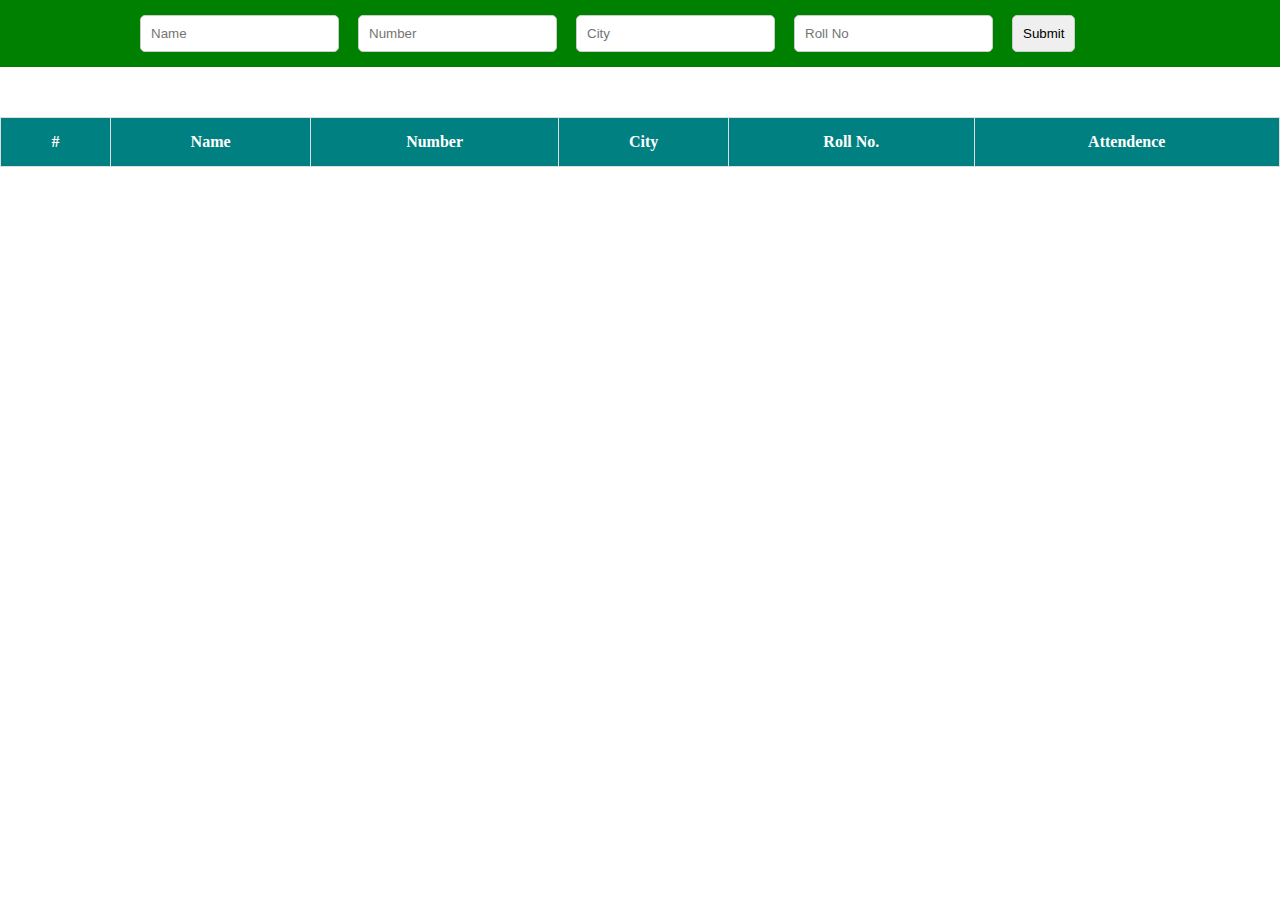
<file: www.campuscanvas.com/Attendance/student.html>
<!doctype html>
<html lang="en">
  <head>
    <!-- Required meta tags -->
    <meta charset="utf-8">
    <meta name="viewport" content="width=device-width, initial-scale=1">

    <!-- Bootstrap CSS -->
    <link href="https://cdn.jsdelivr.net/npm/bootstrap@5.0.2/dist/css/bootstrap.min.css" rel="stylesheet" integrity="sha384-EVSTQN3/azprG1Anm3QDgpJLIm9Nao0Yz1ztcQTwFspd3yD65VohhpuuCOmLASjC" crossorigin="anonymous">
    <link rel="stylesheet" href="style.css">
    <title>Student Manegement</title>
  </head>
  <body>

    <div class="studentData">
        <form action="" id="form1">
            <input type="text" placeholder="Name" id="name" required>
            <input type="number" placeholder="Number" id="number" required>
            <input type="text" placeholder="City" id="city" required>
            <input type="number" placeholder="Roll No" id="rollNo" required>
            <input type="submit" class="btn btn-warning">
        </form>
    </div>



        <table>
            <thead>
                <tr>
                    <th>#</th>
                    <th>Name</th>
                    <th>Number</th>
                    <th>City</th>
                    <th>Roll No.</th>
                    <th>Attendence</th>
                </tr>
            </thead>
            <tbody id="tbody">

            </tbody>
        </table>
  
    <script src="https://cdn.jsdelivr.net/npm/bootstrap@5.0.2/dist/js/bootstrap.bundle.min.js" integrity="sha384-MrcW6ZMFYlzcLA8Nl+NtUVF0sA7MsXsP1UyJoMp4YLEuNSfAP+JcXn/tWtIaxVXM" crossorigin="anonymous"></script>
    <script src="./student.js"></script>
  </body>
</html>
</file>
<file: Calender/Responsive-Calendar-with-Events-main/style.css>
:root {
  --primary-clr: #b38add;
}
* {
  margin: 0;
  padding: 0;
  box-sizing: border-box;
  font-family: "Poppins", sans-serif;
}
/* nice scroll bar */
::-webkit-scrollbar {
  width: 5px;
}
::-webkit-scrollbar-track {
  background: #f5f5f5;
  border-radius: 50px;
}
::-webkit-scrollbar-thumb {
  background: var(--primary-clr);
  border-radius: 50px;
}

body {
  position: relative;
  min-height: 100vh;
  display: flex;
  align-items: center;
  justify-content: center;
  padding-bottom: 30px;
  background-color: #e2e1dc;
}
.container {
  position: relative;
  width: 1200px;
  min-height: 850px;
  margin: 0 auto;
  padding: 5px;
  color: #fff;
  display: flex;

  border-radius: 10px;
  background-color: #373c4f;
}
.left {
  width: 60%;
  padding: 20px;
}
.calendar {
  position: relative;
  width: 100%;
  height: 100%;
  display: flex;
  flex-direction: column;
  flex-wrap: wrap;
  justify-content: space-between;
  color: #878895;
  border-radius: 5px;
  background-color: #fff;
}
/* set after behind the main element */
.calendar::before,
.calendar::after {
  content: "";
  position: absolute;
  top: 50%;
  left: 100%;
  width: 12px;
  height: 97%;
  border-radius: 0 5px 5px 0;
  background-color: #d3d4d6d7;
  transform: translateY(-50%);
}
.calendar::before {
  height: 94%;
  left: calc(100% + 12px);
  background-color: rgb(153, 153, 153);
}
.calendar .month {
  width: 100%;
  height: 150px;
  display: flex;
  align-items: center;
  justify-content: space-between;
  padding: 0 50px;
  font-size: 1.2rem;
  font-weight: 500;
  text-transform: capitalize;
}
.calendar .month .prev,
.calendar .month .next {
  cursor: pointer;
}
.calendar .month .prev:hover,
.calendar .month .next:hover {
  color: var(--primary-clr);
}
.calendar .weekdays {
  width: 100%;
  height: 100px;
  display: flex;
  align-items: center;
  justify-content: space-between;
  padding: 0 20px;
  font-size: 1rem;
  font-weight: 500;
  text-transform: capitalize;
}
.weekdays div {
  width: 14.28%;
  height: 100%;
  display: flex;
  align-items: center;
  justify-content: center;
}
.calendar .days {
  width: 100%;
  display: flex;
  flex-wrap: wrap;
  justify-content: space-between;
  padding: 0 20px;
  font-size: 1rem;
  font-weight: 500;
  margin-bottom: 20px;
}
.calendar .days .day {
  width: 14.28%;
  height: 90px;
  display: flex;
  align-items: center;
  justify-content: center;
  cursor: pointer;
  color: var(--primary-clr);
  border: 1px solid #f5f5f5;
}
.calendar .days .day:nth-child(7n + 1) {
  border-left: 2px solid #f5f5f5;
}
.calendar .days .day:nth-child(7n) {
  border-right: 2px solid #f5f5f5;
}
.calendar .days .day:nth-child(-n + 7) {
  border-top: 2px solid #f5f5f5;
}
.calendar .days .day:nth-child(n + 29) {
  border-bottom: 2px solid #f5f5f5;
}

.calendar .days .day:not(.prev-date, .next-date):hover {
  color: #fff;
  background-color: var(--primary-clr);
}
.calendar .days .prev-date,
.calendar .days .next-date {
  color: #b3b3b3;
}
.calendar .days .active {
  position: relative;
  font-size: 2rem;
  color: #fff;
  background-color: var(--primary-clr);
}
.calendar .days .active::before {
  content: "";
  position: absolute;
  top: 0;
  left: 0;
  width: 100%;
  height: 100%;
  box-shadow: 0 0 10px 2px var(--primary-clr);
}
.calendar .days .today {
  font-size: 2rem;
}
.calendar .days .event {
  position: relative;
}
.calendar .days .event::after {
  content: "";
  position: absolute;
  bottom: 10%;
  left: 50%;
  width: 75%;
  height: 6px;
  border-radius: 30px;
  transform: translateX(-50%);
  background-color: var(--primary-clr);
}
.calendar .days .day:hover.event::after {
  background-color: #fff;
}
.calendar .days .active.event::after {
  background-color: #fff;
  bottom: 20%;
}
.calendar .days .active.event {
  padding-bottom: 10px;
}
.calendar .goto-today {
  width: 100%;
  height: 50px;
  display: flex;
  align-items: center;
  justify-content: space-between;
  gap: 5px;
  padding: 0 20px;
  margin-bottom: 20px;
  color: var(--primary-clr);
}
.calendar .goto-today .goto {
  display: flex;
  align-items: center;
  border-radius: 5px;
  overflow: hidden;
  border: 1px solid var(--primary-clr);
}
.calendar .goto-today .goto input {
  width: 100%;
  height: 30px;
  outline: none;
  border: none;
  border-radius: 5px;
  padding: 0 20px;
  color: var(--primary-clr);
  border-radius: 5px;
}
.calendar .goto-today button {
  padding: 5px 10px;
  border: 1px solid var(--primary-clr);
  border-radius: 5px;
  background-color: transparent;
  cursor: pointer;
  color: var(--primary-clr);
}
.calendar .goto-today button:hover {
  color: #fff;
  background-color: var(--primary-clr);
}
.calendar .goto-today .goto button {
  border: none;
  border-left: 1px solid var(--primary-clr);
  border-radius: 0;
}
.container .right {
  position: relative;
  width: 40%;
  min-height: 100%;
  padding: 20px 0;
}

.right .today-date {
  width: 100%;
  height: 50px;
  display: flex;
  flex-wrap: wrap;
  gap: 10px;
  align-items: center;
  justify-content: space-between;
  padding: 0 40px;
  padding-left: 70px;
  margin-top: 50px;
  margin-bottom: 20px;
  text-transform: capitalize;
}
.right .today-date .event-day {
  font-size: 2rem;
  font-weight: 500;
}
.right .today-date .event-date {
  font-size: 1rem;
  font-weight: 400;
  color: #878895;
}
.events {
  width: 100%;
  height: 100%;
  max-height: 600px;
  overflow-x: hidden;
  overflow-y: auto;
  display: flex;
  flex-direction: column;
  padding-left: 4px;
}
.events .event {
  position: relative;
  width: 95%;
  min-height: 70px;
  display: flex;
  justify-content: center;
  flex-direction: column;
  gap: 5px;
  padding: 0 20px;
  padding-left: 50px;
  color: #fff;
  background: linear-gradient(90deg, #3f4458, transparent);
  cursor: pointer;
}
/* even event */
.events .event:nth-child(even) {
  background: transparent;
}
.events .event:hover {
  background: linear-gradient(90deg, var(--primary-clr), transparent);
}
.events .event .title {
  display: flex;
  align-items: center;
  pointer-events: none;
}
.events .event .title .event-title {
  font-size: 1rem;
  font-weight: 400;
  margin-left: 20px;
}
.events .event i {
  color: var(--primary-clr);
  font-size: 0.5rem;
}
.events .event:hover i {
  color: #fff;
}
.events .event .event-time {
  font-size: 0.8rem;
  font-weight: 400;
  color: #878895;
  margin-left: 15px;
  pointer-events: none;
}
.events .event:hover .event-time {
  color: #fff;
}
/* add tick in event after */
.events .event::after {
  content: "✓";
  position: absolute;
  top: 50%;
  right: 0;
  font-size: 3rem;
  line-height: 1;
  display: none;
  align-items: center;
  justify-content: center;
  opacity: 0.3;
  color: var(--primary-clr);
  transform: translateY(-50%);
}
.events .event:hover::after {
  display: flex;
}
.add-event {
  position: absolute;
  bottom: 30px;
  right: 30px;
  width: 40px;
  height: 40px;
  display: flex;
  align-items: center;
  justify-content: center;
  font-size: 1rem;
  color: #878895;
  border: 2px solid #878895;
  opacity: 0.5;
  border-radius: 50%;
  background-color: transparent;
  cursor: pointer;
}
.add-event:hover {
  opacity: 1;
}
.add-event i {
  pointer-events: none;
}
.events .no-event {
  width: 100%;
  height: 100%;
  display: flex;
  align-items: center;
  justify-content: center;
  font-size: 1.5rem;
  font-weight: 500;
  color: #878895;
}
.add-event-wrapper {
  position: absolute;
  bottom: 100px;
  left: 50%;
  width: 90%;
  max-height: 0;
  overflow: hidden;
  border-radius: 5px;
  background-color: #fff;
  transform: translateX(-50%);
  transition: max-height 0.5s ease;
}
.add-event-wrapper.active {
  max-height: 300px;
}
.add-event-header {
  width: 100%;
  height: 50px;
  display: flex;
  align-items: center;
  justify-content: space-between;
  padding: 0 20px;
  color: #373c4f;
  border-bottom: 1px solid #f5f5f5;
}
.add-event-header .close {
  font-size: 1.5rem;
  cursor: pointer;
}
.add-event-header .close:hover {
  color: var(--primary-clr);
}
.add-event-header .title {
  font-size: 1.2rem;
  font-weight: 500;
}
.add-event-body {
  width: 100%;
  height: 100%;
  display: flex;
  flex-direction: column;
  gap: 5px;
  padding: 20px;
}
.add-event-body .add-event-input {
  width: 100%;
  height: 40px;
  display: flex;
  align-items: center;
  justify-content: space-between;
  gap: 10px;
}
.add-event-body .add-event-input input {
  width: 100%;
  height: 100%;
  outline: none;
  border: none;
  border-bottom: 1px solid #f5f5f5;
  padding: 0 10px;
  font-size: 1rem;
  font-weight: 400;
  color: #373c4f;
}
.add-event-body .add-event-input input::placeholder {
  color: #a5a5a5;
}
.add-event-body .add-event-input input:focus {
  border-bottom: 1px solid var(--primary-clr);
}
.add-event-body .add-event-input input:focus::placeholder {
  color: var(--primary-clr);
}
.add-event-footer {
  display: flex;
  align-items: center;
  justify-content: center;
  padding: 20px;
}
.add-event-footer .add-event-btn {
  height: 40px;
  font-size: 1rem;
  font-weight: 500;
  outline: none;
  border: none;
  color: #fff;
  background-color: var(--primary-clr);
  border-radius: 5px;
  cursor: pointer;
  padding: 5px 10px;
  border: 1px solid var(--primary-clr);
}
.add-event-footer .add-event-btn:hover {
  background-color: transparent;
  color: var(--primary-clr);
}

/* media queries */

@media screen and (max-width: 1000px) {
  body {
    align-items: flex-start;
    justify-content: flex-start;
  }
  .container {
    min-height: 100vh;
    flex-direction: column;
    border-radius: 0;
  }
  .container .left {
    width: 100%;
    height: 100%;
    padding: 20px 0;
  }
  .container .right {
    width: 100%;
    height: 100%;
    padding: 20px 0;
  }
  .calendar::before,
  .calendar::after {
    top: 100%;
    left: 50%;
    width: 97%;
    height: 12px;
    border-radius: 0 0 5px 5px;
    transform: translateX(-50%);
  }
  .calendar::before {
    width: 94%;
    top: calc(100% + 12px);
  }
  .events {
    padding-bottom: 340px;
  }
  .add-event-wrapper {
    bottom: 100px;
  }
}
@media screen and (max-width: 500px) {
  .calendar .month {
    height: 75px;
  }
  .calendar .weekdays {
    height: 50px;
  }
  .calendar .days .day {
    height: 40px;
    font-size: 0.8rem;
  }
  .calendar .days .day.active,
  .calendar .days .day.today {
    font-size: 1rem;
  }
  .right .today-date {
    padding: 20px;
  }
}

.credits {
  position: absolute;
  bottom: 0;
  left: 0;
  right: 0;
  text-align: center;
  padding: 10px;
  font-size: 12px;
  color: #fff;
  background-color: #b38add;
}
.credits a {
  color: #fff;
  text-decoration: none;
  font-weight: 600;
}
.credits a:hover {
  text-decoration: underline;
}
</file>
<file: www.campuscanvas.com/css/style.css>
@import url('https://fonts.googleapis.com/css2?family=Nunito:wght@200;300;400;500;600;700&display=swap');

:root{
   --main-color:#8e44ad;
   --red:#e74c3c;
   --orange:#f39c12;
   --light-color:#888;
   --light-bg:#eee;
   --black:#2c3e50;
   --white:#fff;
   --border:.1rem solid rgba(0,0,0,.2);
}

*{
   font-family: 'Nunito', sans-serif;
   margin:0; padding:0;
   box-sizing: border-box;
   outline: none; border:none;
   text-decoration: none;
}

*::selection{
   background-color: var(--main-color);
   color:#fff;
}

html{
   font-size: 62.5%;
   overflow-x: hidden;
}

html::-webkit-scrollbar{
   width: 1rem;
   height: .5rem;
}

html::-webkit-scrollbar-track{
   background-color: transparent;
}

html::-webkit-scrollbar-thumb{
   background-color: var(--main-color);
}

body{
   background-color: var(--light-bg);
   padding-left: 30rem;
}

body.dark{
   --light-color:#aaa;
   --light-bg:#333;
   --black:#fff;
   --white:#222;
   --border:.1rem solid rgba(255,255,255,.2);
}

body.active{
   padding-left: 0;
}

section{
   padding:2rem;
   margin: 0 auto;
   max-width: 1200px;
}

.heading{
   font-size: 2.5rem;
   color:var(--black);
   margin-bottom: 2.5rem;
   border-bottom: var(--border);
   padding-bottom: 1.5rem;
   text-transform: capitalize;
}

.inline-btn,
.inline-option-btn,
.inline-delete-btn,
.btn,
.delete-btn,
.option-btn{
   border-radius: .5rem;
   color:#fff;
   font-size: 1.8rem;
   cursor: pointer;
   text-transform: capitalize;
   padding:1rem 3rem;
   text-align: center;
   margin-top: 1rem;
}

.btn,
.delete-btn,
.option-btn{
   display: block;
   width: 100%;
}

.inline-btn,
.inline-option-btn,
.inline-delete-btn{
   display: inline-block;
}

.btn,
.inline-btn{
   background-color: var(--main-color);
}

.option-btn,
.inline-option-btn{
   background-color:var(--orange);
}

.delete-btn,
.inline-delete-btn{
   background-color: var(--red);
}

.inline-btn:hover,
.inline-option-btn:hover,
.inline-delete-btn:hover,
.btn:hover,
.delete-btn:hover,
.option-btn:hover{
   background-color: var(--black);
   color: var(--white);
}

.flex-btn{
   display: flex;
   gap: 1rem;
}

.header{
   position: sticky;
   top:0; left:0; right: 0;
   background-color: var(--white);
   z-index: 1000;
   border-bottom: var(--border);
}

.header .flex{
   display: flex;
   align-items: center;
   justify-content: space-between;
   position: relative;
   padding: 1.5rem 2rem;
}

.header .flex .logo{
   font-size: 2.5rem;
   color: var(--black);
}

.header .flex .search-form{
   width: 50rem;
   border-radius: .5rem;
   background-color: var(--light-bg);
   padding:1.5rem 2rem;
   display: flex;
   gap:2rem;

}

.header .flex .search-form input{
   width: 100%;
   font-size: 1.8rem;
   color:var(--black);
   background:none;
}

.header .flex .search-form button{
   background:none;
   font-size: 2rem;
   cursor: pointer;
   color:var(--black);
}

.header .flex .search-form button:hover{
   color: var(--main-color);
}

.header .flex .icons div{
   font-size: 2rem;
   color:var(--black);
   background-color: var(--light-bg);
   border-radius: .5rem;
   height: 4.5rem;
   width: 4.5rem;
   line-height: 4.5rem;
   cursor: pointer;
   text-align: center;
   margin-left: .7rem;
}

.header .flex .icons div:hover{
   background-color: var(--black);
   color:var(--white);
}

.header .flex .profile{
   position: absolute;
   top:120%; right: 2rem;
   background-color: var(--white);
   border-radius: .5rem;
   padding: 1.5rem;
   text-align: center;
   overflow: hidden;
   transform-origin: top right;
   transform: scale(0);
   transition: .2s linear;
   width: 30rem;
}

.header .flex .profile.active{
   transform: scale(1);
}

.header .flex .profile .image{
   height: 10rem;
   width: 10rem;
   border-radius: 50%;
   object-fit: contain;
   margin-bottom: 1rem;
}

.header .flex .profile .name{
   font-size: 2rem;
   color:var(--black);
   overflow: hidden;
   text-overflow: ellipsis;
   white-space: nowrap;
}

.header .flex .profile .role{
   font-size: 1.8rem;
   color: var(--light-color);
}

#search-btn{
   display: none;
}

.side-bar{
   position: fixed;
   top: 0; left: 0;
   width: 30rem;
   background-color: var(--white);
   height: 100vh;
   border-right: var(--border);
   z-index: 1200;
}

.side-bar #close-btn{
   text-align: right;
   padding: 2rem;
   display: none;
}

.side-bar #close-btn i{
   text-align: right;
   font-size: 2.5rem;
   background:var(--red);
   border-radius: .5rem;
   color:var(--white);
   cursor: pointer;
   height: 4.5rem;
   width: 4.5rem;
   line-height: 4.5rem;
   text-align: center;
}

.side-bar #close-btn i:hover{
   background-color: var(--black);
}

.side-bar .profile{
   padding:3rem 2rem;
   text-align: center;
}

.side-bar .profile .image{
   height: 10rem;
   width: 10rem;
   border-radius: 50%;
   object-fit: contain;
   margin-bottom: 1rem;
}

.side-bar .profile .name{
   font-size: 2rem;
   color:var(--black);
   overflow: hidden;
   text-overflow: ellipsis;
   white-space: nowrap;
}

.side-bar .profile .role{
   font-size: 1.8rem;
   color: var(--light-color);
}

.side-bar .navbar a{
   display: block;
   padding: 2rem;
   font-size: 2rem;
}

.side-bar .navbar a i{
   margin-right: 1.5rem;
   color:var(--main-color);
   transition: .2s linear;
}

.side-bar .navbar a span{
   color:var(--light-color);
}

.side-bar .navbar a:hover{
   background-color: var(--light-bg);
}

.side-bar .navbar a:hover i{
   margin-right: 2.5rem;
}

.side-bar.active{
   left: -30rem;
}

.home-grid .box-container{
   display: grid;
   grid-template-columns: repeat(auto-fit, 27.5rem);
   gap:1.5rem;
   justify-content: center;
   align-items: flex-start;
}

.home-grid .box-container .box{
   background-color: var(--white);
   border-radius: .5rem;
   padding:2rem;
}

.home-grid .box-container .box .title{
   font-size: 2rem;
   color: var(--black);
   text-transform: capitalize;
}

.home-grid .box-container .box .flex{
   display: flex;
   flex-wrap: wrap;
   gap: 1.5rem;
   margin-top: 2rem;
}

.home-grid .box-container .flex a{
   background-color: var(--light-bg);
   border-radius: .5rem;
   padding: 1rem 1.5rem;
   font-size: 1.5rem;
}

.home-grid .box-container .flex a i{
   margin-right: 1rem;
   color:var(--black);
}

.home-grid .box-container .flex a span{
   color:var(--light-color);
}

.home-grid .box-container .flex a:hover{
   background-color: var(--black);
}

.home-grid .box-container .flex a:hover span{
   color:var(--white);
}

.home-grid .box-container .flex a:hover i{
   color:var(--white);
}

.home-grid .box-container .tutor{
   padding: 1rem 0;
   font-size: 1.8rem;
   color:var(--light-color);
   line-height: 2;
}

.home-grid .box-container .likes{
   color:var(--light-color);
   font-size: 1.7rem;
   margin-top: 1.5rem;
}

.home-grid .box-container .likes span{
   color:var(--main-color);
}

.about .row{
   display: flex;
   align-items: center;
   flex-wrap: wrap;
   gap:1.5rem;
}

.about .row .image{
   flex: 1 1 40rem;
}

.about .row .image img{
   width: 100%;
   height: 50rem;
}

.about .row .content{
   flex: 1 1 40rem;
}

.about .row .content p{
   font-size: 1.7rem;
   line-height: 2;
   color: var(--light-color);
   padding: 1rem 0;
}

.about .row .content h3{
   font-size: 3rem;
   color:var(--black);
   text-transform: capitalize;
}

.about .box-container{
   display: grid;
   grid-template-columns: repeat(auto-fit, minmax(27rem, 1fr));
   gap:1.5rem;
   justify-content: center;
   align-items: flex-start;
   margin-top: 3rem;
}

.about .box-container .box{
   border-radius: .5rem;
   background-color: var(--white);
   padding: 2rem;
   display: flex;
   align-items: center;
   gap: 2.5rem;
}

.about .box-container .box i{
   font-size: 4rem;
   color: var(--main-color);
}

.about .box-container .box h3{
   font-size: 2.5rem;
   color: var(--black);
   margin-bottom: .3rem;
}

.about .box-container .box p{
   font-size: 1.7rem;
   color:var(--light-color);
}

.reviews .box-container{
   display: grid;
   grid-template-columns: repeat(auto-fit, minmax(30rem, 1fr));
   gap:1.5rem;
   justify-content: center;
   align-items: flex-start;
}

.reviews .box-container .box{
   border-radius: .5rem;
   background-color: var(--white);
   padding: 2rem;
}

.reviews .box-container .box p{
   line-height: 1.7;
   font-size: 1.7rem;
   color: var(--light-color);
}

.reviews .box-container .box .student{
   margin-top: 2rem;
   display: flex;
   align-items: center;
   gap: 1.5rem;
}

.reviews .box-container .box .student img{
   height: 5rem;
   width: 5rem;
   object-fit: cover;
   border-radius: 50%;
}

.reviews .box-container .box .student h3{
   font-size: 2rem;
   color: var(--black);
   margin-bottom: .3rem;
}

.reviews .box-container .box .student .stars{
   font-size: 1.5rem;
   color:var(--orange);
}

.courses .box-container{
   display: grid;
   grid-template-columns: repeat(auto-fit, minmax(30rem, 1fr));
   gap:1.5rem;
   justify-content: center;
   align-items: flex-start;
}

.courses .box-container .box{
   border-radius: .5rem;
   background-color: var(--white);
   padding: 2rem;
}

.courses .box-container .box .tutor{
   display: flex;
   align-items: center;
   gap: 1.5rem;
   margin-bottom: 2.5rem;
}

.courses .box-container .box .tutor img{
   height: 5rem;
   width: 5rem;
   border-radius: 50%;
   object-fit: cover;
}

.courses .box-container .box .tutor h3{
   font-size: 1.8rem;
   color: var(--black);
   margin-bottom: .2rem;
}

.courses .box-container .box .tutor span{
   font-size: 1.3rem;
   color:var(--light-color);
}

.courses .box-container .box .thumb{
   position: relative;
}

.courses .box-container .box .thumb span{
   position: absolute;
   top:1rem; left: 1rem;
   border-radius: .5rem;
   padding: .5rem 1.5rem;
   background-color: rgba(0,0,0,.3);
   color: #fff;
   font-size: 1.5rem;
}

.courses .box-container .box .thumb img{
   width: 100%;
   height: 20rem;
   object-fit: cover;
   border-radius: .5rem;
}

.courses .box-container .box .title{
   font-size: 2rem;
   color: var(--black);
   padding-bottom: .5rem;
   padding-top: 1rem;
}

.courses .more-btn{
   text-align: center;
   margin-top: 2rem;
}

.playlist-details .row{
   display: flex;
   align-items: flex-end;
   gap:3rem;
   flex-wrap: wrap;
   background-color: var(--white);
   padding: 2rem;
}

.playlist-details .row .column{
   flex: 1 1 40rem;
}

.playlist-details .row .column .save-playlist{
   margin-bottom: 1.5rem;
}

.playlist-details .row .column .save-playlist button{
   border-radius: .5rem;
   background-color: var(--light-bg);
   padding:1rem 1.5rem;
   cursor: pointer;
}

.playlist-details .row .column .save-playlist button i{
   font-size: 2rem;
   color:var(--black);
   margin-right: .8rem;
}

.playlist-details .row .column .save-playlist button span{
   font-size: 1.8rem;
   color:var(--light-color);
}

.playlist-details .row .column .save-playlist button:hover{
   background-color: var(--black);
}

.playlist-details .row .column .save-playlist button:hover i{
   color:var(--white);
}

.playlist-details .row .column .save-playlist button:hover span{
   color:var(--white);
}

.playlist-details .row .column .thumb{
   position: relative;
}

.playlist-details .row .column .thumb span{
   font-size: 1.8rem;
   color: #fff;
   background-color: rgba(0,0,0,.3);
   border-radius: .5rem;
   position: absolute;
   top: 1rem; left: 1rem;
   padding: .5rem 1.5rem;
}

.playlist-details .row .column .thumb img{
   height: 30rem;
   width: 100%;
   object-fit: cover;
   border-radius: .5rem;
}

.playlist-details .row .column .tutor{
   display: flex;
   align-items: center;
   gap: 2rem;
   margin-bottom: 2rem;
}

.playlist-details .row .column .tutor img{
   height: 7rem;
   width: 7rem;
   border-radius: 50%;
   object-fit: cover;
}

.playlist-details .row .column .tutor h3{
   font-size: 2rem;
   color:var(--black);
   margin-bottom: .2rem;
}

.playlist-details .row .column .tutor span{
   font-size: 1.5rem;
   color: var(--light-color);
}

.playlist-details .row .column .details h3{
   font-size: 2rem;
   color: var(--black);
   text-transform: capitalize;
}

.playlist-details .row .column .details p{
   padding: 1rem 0;
   line-height: 2;
   font-size: 1.8rem;
   color: var(--light-color);
}

.playlist-videos .box-container{
   display: grid;
   grid-template-columns: repeat(auto-fit, minmax(30rem, 1fr));
   gap:1.5rem;
   justify-content: center;
   align-items: flex-start;
}

.playlist-videos .box-container .box{
   background-color: var(--white);
   border-radius: .5rem;
   padding: 2rem;
   position: relative;
}

.playlist-videos .box-container .box i{
   position: absolute;
   top: 2rem; left: 2rem; right: 2rem;
   height: 20rem;
   border-radius: .5rem;
   background-color: rgba(0,0,0,.3);
   display: flex;
   align-items: center;
   justify-content: center;
   font-size: 5rem;
   color: #fff;
   display: none;
}

.playlist-videos .box-container .box:hover i{
   display: flex;
}

.playlist-videos .box-container .box img{
   width: 100%;
   height: 20rem;
   object-fit: cover;
   border-radius: .5rem;
}

.playlist-videos .box-container .box h3{
   margin-top: 1.5rem;
   font-size: 1.8rem;
   color: var(--black);
}

.playlist-videos .box-container .box:hover h3{
   color: var(--main-color);
}

.watch-video .video-container{
   background-color: var(--white);
   border-radius: .5rem;
   padding: 2rem;
}

.watch-video .video-container .video{
   position: relative;
   margin-bottom: 1.5rem;
}

.watch-video .video-container .video video{
   border-radius: .5rem;
   width: 100%;
   object-fit: contain;
   background-color: #000;
}

.watch-video .video-container .title{
   font-size: 2rem;
   color: var(--black);
}

.watch-video .video-container .info{
   display: flex;
   margin-top: 1.5rem;
   margin-bottom: 2rem;
   border-bottom: var(--border);
   padding-bottom: 1.5rem;
   gap: 2.5rem;
   align-items: center;
}

.watch-video .video-container .info p{
   font-size: 1.6rem;
}

.watch-video .video-container .info p span{
   color: var(--light-color);
}

.watch-video .video-container .info i{
   margin-right: 1rem;
   color: var(--main-color);
}

.watch-video .video-container .tutor{
   display: flex;
   align-items: center;
   gap: 2rem;
   margin-bottom: 1rem;
}

.watch-video .video-container .tutor img{
   border-radius: 50%;
   height: 5rem;
   width: 5rem;
   object-fit: cover;
}

.watch-video .video-container .tutor h3{
   font-size: 2rem;
   color: var(--black);
   margin-bottom: .2rem;
}

.watch-video .video-container .tutor span{
   font-size: 1.5rem;
   color: var(--light-color);
}

.watch-video .video-container .flex{
   display: flex;
   align-items: center;
   justify-content: space-between;
   gap: 1.5rem;
}

.watch-video .video-container .flex button{
   border-radius: .5rem;
   padding: 1rem 1.5rem;
   font-size: 1.8rem;
   cursor: pointer;
   background-color: var(--light-bg);
}

.watch-video .video-container .flex button i{
   margin-right: 1rem;
   color: var(--black);
}

.watch-video .video-container .flex button span{
   color: var(--light-color);
}

.watch-video .video-container .flex button:hover{
   background-color: var(--black);
}

.watch-video .video-container .flex button:hover i{
   color: var(--white);
}

.watch-video .video-container .flex button:hover span{
   color: var(--white);
}

.watch-video .video-container .description{
   line-height: 1.5;
   font-size: 1.7rem;
   color: var(--light-color);
   margin-top: 2rem;
}

.comments .add-comment{
   background-color: var(--white);
   border-radius: .5rem;
   padding: 2rem;
   margin-bottom: 3rem;
}

.comments .add-comment h3{
   font-size: 2rem;
   color: var(--black);
   margin-bottom: 1rem;
}

.comments .add-comment textarea{
   height: 20rem;
   resize: none;
   background-color: var(--light-bg);
   border-radius: .5rem;
   border: var(--border);
   padding: 1.4rem;
   font-size: 1.8rem;
   color: var(--black);
   width: 100%;
   margin: .5rem 0;
}

.comments .box-container{
   display: grid;
   gap: 2.5rem;
   background-color: var(--white);
   padding: 2rem;
   border-radius: .5rem;
}

.comments .box-container .box .user{
   display: flex;
   align-items: center;
   gap: 1.5rem;
   margin-bottom: 2rem;
}

.comments .box-container .box .user img{
   height: 5rem;
   width: 5rem;
   border-radius: 50%;
}

.comments .box-container .box .user h3{
   font-size: 2rem;
   color: var(--black);
   margin-bottom: .2rem;
}

.comments .box-container .box .user span{
   font-size: 1.5rem;
   color: var(--light-color);
}

.comments .box-container .box .comment-box{
   border-radius: .5rem;
   background-color: var(--light-bg);
   padding:1rem 1.5rem;
   white-space: pre-line;
   margin: .5rem 0;
   font-size: 1.8rem;
   color: var(--black);
   line-height: 1.5;
   position: relative;
   z-index: 0;
}

.comments .box-container .box .comment-box::before{
   content: '';
   position: absolute;
   top: -1rem; left: 1.5rem;
   background-color: var(--light-bg);
   height: 1.2rem;
   width: 2rem;
   clip-path: polygon(50% 0%, 0% 100%, 100% 100%);
}

.teachers .search-tutor{
   margin-bottom: 2rem;
   border-radius: .5rem;
   background-color: var(--white);
   padding: 1.5rem 2rem;
   display: flex;
   align-items: center;
   gap: 1.5rem;
}

.teachers .search-tutor input{
   width: 100%;
   background: none;
   font-size: 1.8rem;
   color: var(--black);
}

.teachers .search-tutor button{
   font-size: 2rem;
   color: var(--black);
   cursor: pointer;
   background:none;
}

.teachers .search-tutor button:hover{
   color: var(--main-color);
}

.teachers .box-container{
   display: grid;
   grid-template-columns: repeat(auto-fit, minmax(30rem, 1fr));
   gap:1.5rem;
   justify-content: center;
   align-items: flex-start;
}

.teachers .box-container .box{
   background-color: var(--white);
   border-radius: .5rem;
   padding: 2rem;
}

.teachers .box-container .offer{
   text-align: center;
}

.teachers .box-container .offer h3{
   font-size: 2.5rem;
   color: var(--black);
   text-transform: capitalize;
   padding-bottom: .5rem;
}

.teachers .box-container .offer p{
   line-height: 1.7;
   padding: .5rem 0;
   color: var(--light-color);
   font-size: 1.7rem;
}

.teachers .box-container .box .tutor{
   display: flex;
   align-items: center;
   gap:2rem;
   margin-bottom: 1.5rem;
}

.teachers .box-container .box .tutor img{
   height: 5rem;
   width: 5rem;
   border-radius: 50%;
}

.teachers .box-container .box .tutor h3{
   font-size: 2rem;
   color: var(--black);
   margin-bottom: .2rem;
}

.teachers .box-container .box .tutor span{
   font-size: 1.6rem;
   color: var(--light-color);
}

.teachers .box-container .box p{
   padding: .5rem 0;
   font-size: 1.7rem;
   color: var(--light-color);
}

.teachers .box-container .box p span{
   color: var(--main-color);
}

.teacher-profile .details{
   text-align: center;
   background-color: var(--white);
   border-radius: .5rem;
   padding: 2rem;
}

.teacher-profile .details .tutor img{
   height: 10rem;
   width: 10rem;
   border-radius: 50%;
   object-fit: cover;
   margin-bottom: 1rem;
}

.teacher-profile .details .tutor h3{
   font-size: 2rem;
   color: var(--black);
}

.teacher-profile .details .tutor span{
   color: var(--light-color);
   font-size: 1.7rem;
}

.teacher-profile .details .flex{
   display: flex;
   flex-wrap: wrap;
   gap: 1.5rem;
   margin-top: 2rem;
}

.teacher-profile .details .flex p{
   flex: 1 1 20rem;
   border-radius: .5rem;
   background-color: var(--light-bg);
   padding: 1.2rem 2rem;
   font-size: 1.8rem;
   color: var(--light-color);
}

.teacher-profile .details .flex p span{
   color: var(--main-color);
}

.user-profile .info{
   background-color: var(--white);
   border-radius: .5rem;
   padding: 2rem;
}

.user-profile .info .user{
   text-align: center;
   margin-bottom: 2rem;
   padding: 1rem;
}

.user-profile .info .user img{
   height: 10rem;
   width: 10rem;
   border-radius: 50%;
   object-fit: cover;
   margin-bottom: 1rem;
}

.user-profile .info .user h3{
   font-size: 2rem;
   color: var(--black);
}

.user-profile .info .user p{
   font-size: 1.7rem;
   color: var(--light-color);
   padding: .3rem 0;
}

.user-profile .info .box-container{
   display: flex;
   flex-wrap: wrap;
   gap: 1.5rem;
}

.user-profile .info .box-container .box{
   background-color: var(--light-bg);
   border-radius: .5rem;
   padding: 2rem;
   flex: 1 1 25rem;
}

.user-profile .info .box-container .box .flex{
   display: flex;
   align-items: center;
   gap: 2rem;
   margin-bottom: 1rem;
}

.user-profile .info .box-container .box .flex i{
   font-size:2rem;
   color: var(--white);
   background-color: var(--black);
   text-align: center;
   border-radius: .5rem;
   height: 5rem;
   width: 5rem;
   line-height: 4.9rem;
}

.user-profile .info .box-container .box .flex span{
   font-size: 2.5rem;
   color: var(--main-color);
}

.user-profile .info .box-container .box .flex p{
   color: var(--light-color);
   font-size: 1.7rem;
}

.contact .row{
   display: flex;
   align-items: center;
   flex-wrap: wrap;
   gap: 1.5rem;
}

.contact .row .image{
   flex: 1 1 50rem;
}

.contact .row .image img{
   width: 100%;
}

.contact .row form{
   flex: 1 1 30rem;
   background-color: var(--white);
   padding: 2rem;
   text-align: center;
}

.contact .row form h3{
   margin-bottom: 1rem;
   text-transform: capitalize;
   color:var(--black);
   font-size: 2.5rem;
}

.contact .row form .box{
   width: 100%;
   border-radius: .5rem;
   background-color: var(--light-bg);
   margin: 1rem 0;
   padding: 1.4rem;
   font-size: 1.8rem;
   color: var(--black);
}

.contact .row form textarea{
   height: 20rem;
   resize: none;
}

.contact .box-container{
   display: grid;
   grid-template-columns: repeat(auto-fit, minmax(30rem, 1fr));
   gap:1.5rem;
   justify-content: center;
   align-items: flex-start;
   margin-top: 3rem;
}

.contact .box-container .box{
   text-align: center;
   background-color: var(--white);
   border-radius: .5rem;
   padding: 3rem;
}

.contact .box-container .box i{
   font-size: 3rem;
   color: var(--main-color);
   margin-bottom: 1rem;
}

.contact .box-container .box h3{
   font-size: 2rem;
   color:var(--black);
   margin: 1rem 0;
}

.contact .box-container .box a{
   display: block;
   padding-top: .5rem;
   font-size: 1.8rem;
   color: var(--light-color);
}

.contact .box-container .box a:hover{
   text-decoration: underline;
   color:var(--black);
}

.form-container{
   min-height: calc(100vh - 20rem);
   display: flex;
   align-items: center;
   justify-content: center;
}

.form-container form{
   background-color: var(--white);
   border-radius: .5rem;
   padding: 2rem;
   width: 50rem;
}

.form-container form h3{
   font-size: 2.5rem;
   text-transform: capitalize;
   color: var(--black);
   text-align: center;
}

.form-container form p{
   font-size: 1.7rem;
   color: var(--light-color);
   padding-top: 1rem;
}

.form-container form p span{
   color: var(--red);
}

.form-container form .box{
   font-size: 1.8rem;
   color: var(--black);
   border-radius: .5rem;
   padding: 1.4rem;
   background-color: var(--light-bg);
   width: 100%;
   margin: 1rem 0;
}






.footer{
   background-color: var(--white);
   border-top: var(--border);
   position: sticky;
   bottom: 0; left: 0; right: 0;
   text-align: center;
   font-size: 2rem;
   padding:2.5rem 2rem;
   color:var(--black);
   margin-top: 1rem;
   z-index: 1000;
   /* padding-bottom: 9.5rem; */
}

.footer span{
   color:var(--main-color);
}



@media (max-width:1200px){

   body{
      padding-left: 0;
   }

   .side-bar{
      left: -30rem;
      transition: .2s linear;
   }

   .side-bar #close-btn{
      display: block;
   }

   .side-bar.active{
      left: 0;
      box-shadow: 0 0 0 100vw rgba(0,0,0,.8);
      border-right: 0;
   }

}

@media (max-width:991px){

   html{
      font-size: 55%;
   }

}

@media (max-width:768px){

   #search-btn{
      display: inline-block;
   }

   .header .flex .search-form{
      position: absolute;
      top: 99%; left: 0; right: 0;
      border-top: var(--border);
      border-bottom: var(--border);
      background-color: var(--white);
      border-radius: 0;
      width: auto;
      padding: 2rem;
      clip-path: polygon(0 0, 100% 0, 100% 0, 0 0);
      transition: .2s linear;
   }

   .header .flex .search-form.active{
      clip-path: polygon(0 0, 100% 0, 100% 100%, 0 100%);
   }

}

@media (max-width:450px){

   html{
      font-size: 50%;
   }

   .flex-btn{
      gap: 0;
      flex-flow: column;
   }

   .home-grid .box-container{
      grid-template-columns: 1fr;
   }

   .about .row .image img{
      height: 25rem;
   }

}
</file>
<file: Campus Canvas Login Page/Campus Canvas Login Page/style.css>
@import url('https://fonts.googleapis.com/css2?family=Montserrat:wght@300;400;500;600;700&display=swap');

*{
    margin: 0;
    padding: 0;
    box-sizing: border-box;
    font-family: 'Montserrat', sans-serif;
}

body{
    background-color: #c9d6ff;
    background: linear-gradient(to right, #e2e2e2, #c9d6ff);
    display: flex;
    align-items: center;
    justify-content: center;
    flex-direction: column;
    height: 100vh;
}

.container{
    background-color: #fff;
    border-radius: 30px;
    box-shadow: 0 5px 15px rgba(0, 0, 0, 0.35);
    position: relative;
    overflow: hidden;
    width: 768px;
    max-width: 100%;
    min-height: 480px;
}

.container p{
    font-size: 14px;
    line-height: 20px;
    letter-spacing: 0.3px;
    margin: 20px 0;
}

.container span{
    font-size: 12px;
}

.container a{
    color: #333;
    font-size: 13px;
    text-decoration: none;
    margin: 15px 0 10px;
}

.container button{
    background-color: #512da8;
    color: #fff;
    font-size: 12px;
    padding: 10px 45px;
    border: 1px solid transparent;
    border-radius: 8px;
    font-weight: 600;
    letter-spacing: 0.5px;
    text-transform: uppercase;
    margin-top: 10px;
    cursor: pointer;
}

.container button.hidden{
    background-color: transparent;
    border-color: #fff;
}

.container form{
    background-color: #fff;
    display: flex;
    align-items: center;
    justify-content: center;
    flex-direction: column;
    padding: 0 40px;
    height: 100%;
}

.container input{
    background-color: #eee;
    border: none;
    margin: 8px 0;
    padding: 10px 15px;
    font-size: 13px;
    border-radius: 8px;
    width: 100%;
    outline: none;
}

.form-container{
    position: absolute;
    top: 0;
    height: 100%;
    transition: all 0.6s ease-in-out;
}

.sign-in{
    left: 0;
    width: 50%;
    z-index: 2;
}

.container.active .sign-in{
    transform: translateX(100%);
}

.sign-up{
    left: 0;
    width: 50%;
    opacity: 0;
    z-index: 1;
}

.container.active .sign-up{
    transform: translateX(100%);
    opacity: 1;
    z-index: 5;
    animation: move 0.6s;
}

@keyframes move{
    0%, 49.99%{
        opacity: 0;
        z-index: 1;
    }
    50%, 100%{
        opacity: 1;
        z-index: 5;
    }
}

.social-icons{
    margin: 20px 0;
}

.social-icons a{
    border: 1px solid #ccc;
    border-radius: 20%;
    display: inline-flex;
    justify-content: center;
    align-items: center;
    margin: 0 3px;
    width: 40px;
    height: 40px;
}

.toggle-container{
    position: absolute;
    top: 0;
    left: 50%;
    width: 50%;
    height: 100%;
    overflow: hidden;
    transition: all 0.6s ease-in-out;
    border-radius: 150px 0 0 100px;
    z-index: 1000;
}

.container.active .toggle-container{
    transform: translateX(-100%);
    border-radius: 0 150px 100px 0;
}

.toggle{
    background-color: #512da8;
    height: 100%;
    background: linear-gradient(to right, #5c6bc0, #512da8);
    color: #fff;
    position: relative;
    left: -100%;
    height: 100%;
    width: 200%;
    transform: translateX(0);
    transition: all 0.6s ease-in-out;
}

.container.active .toggle{
    transform: translateX(50%);
}

.toggle-panel{
    position: absolute;
    width: 50%;
    height: 100%;
    display: flex;
    align-items: center;
    justify-content: center;
    flex-direction: column;
    padding: 0 30px;
    text-align: center;
    top: 0;
    transform: translateX(0);
    transition: all 0.6s ease-in-out;
}

.toggle-left{
    transform: translateX(-200%);
}

.container.active .toggle-left{
    transform: translateX(0);
}

.toggle-right{
    right: 0;
    transform: translateX(0);
}

.container.active .toggle-right{
    transform: translateX(200%);
}
</file>
<file: www.campuscanvas.com/Attendance/style.css>
*{
    margin: 0;
    padding: 0;
    box-sizing: border-box;
}
.heading{
    width: 100%;
    /* height: 100px; */
    background-color: green;
    font-size: 48px;
    color: white;
    text-align: center;
    padding: 20px;
    
}

#school{
    font-size: 48px;
    color: deeppink;
    text-align: center;
    padding: 20px;
    font-family: sans-serif;
    font-weight: 700;
}


/* --------------login form ----  */
.login{
    display: grid;
    grid-template-columns: 1fr 1fr;
    grid-template-rows: 400px;
    grid-gap: 20px;
    margin: 20px;

}

.image{
    width: 100%;
    height: 100%;
  
    background-size: cover;
    background-position: center;
    background-repeat: no-repeat;
}
.image img{
    width: 100%;
    height: 100%;
    object-fit: cover;
    border-radius: 10px;
}
.right{
    background-color: rgb(189, 211, 218);
    border-radius: 20px;
}
#form{
        display: flex;
        flex-direction: column;
      justify-content: center;
      align-items: center;
      margin-top: 10%;
      

  }
  #form input{
      
      padding: 12px 20px;
      margin: 10px 0;
      display: inline-block;
      border: 1px solid #ccc;
      box-sizing: border-box;
      border-radius: 5px;
  }
  #submit:hover{
      background-color: teal;
      color: black;
      border-radius: 5px;
  }

  .login_head{
      width: 80%;
      margin: auto;
      margin-top: 20px;
      font-size: 38px;
      background-color: green;
        color: white;
    text-align: center;
    padding: 10px;
     border-radius: 20px;   
  }


  /* --------------student form -------------- */

  table,
td,
th {
border: 1px solid #ddd;
text-align: left;

}

table {
border-collapse: collapse;
width: 100%;
margin: auto;
margin-top: 50px;


}

th,
td {
padding: 15px;
text-align: center;
}

tr > th {
background-color: teal;
color: white;
}

.studentData{
    width: 100%;
    background-color: green;
    padding: 15px;

}
#form1{
    margin: auto;
    width: 80%;
    
}
#form1 input{
    padding: 10px ;
    margin-right: 15px;
    display: inline-block;
    border: 1px solid #ccc;
    box-sizing: border-box;
    border-radius: 5px;
}
#form1 input:focus{
    outline: none;
}

.td6{
    display: flex;
    align-items: center;
    justify-content: center;


}
.td6 > button{
    margin-right: 10px;
    color: white;
    border-radius: 5px;
    padding: 5px 10px;
    border: none;
    cursor: pointer;
} 

.td6 > button:nth-child(1){
    background-color: green;
}
.td6 > button:nth-child(2){
    background-color: red;
}

#absent{
    background-color: red;
}
</file>
